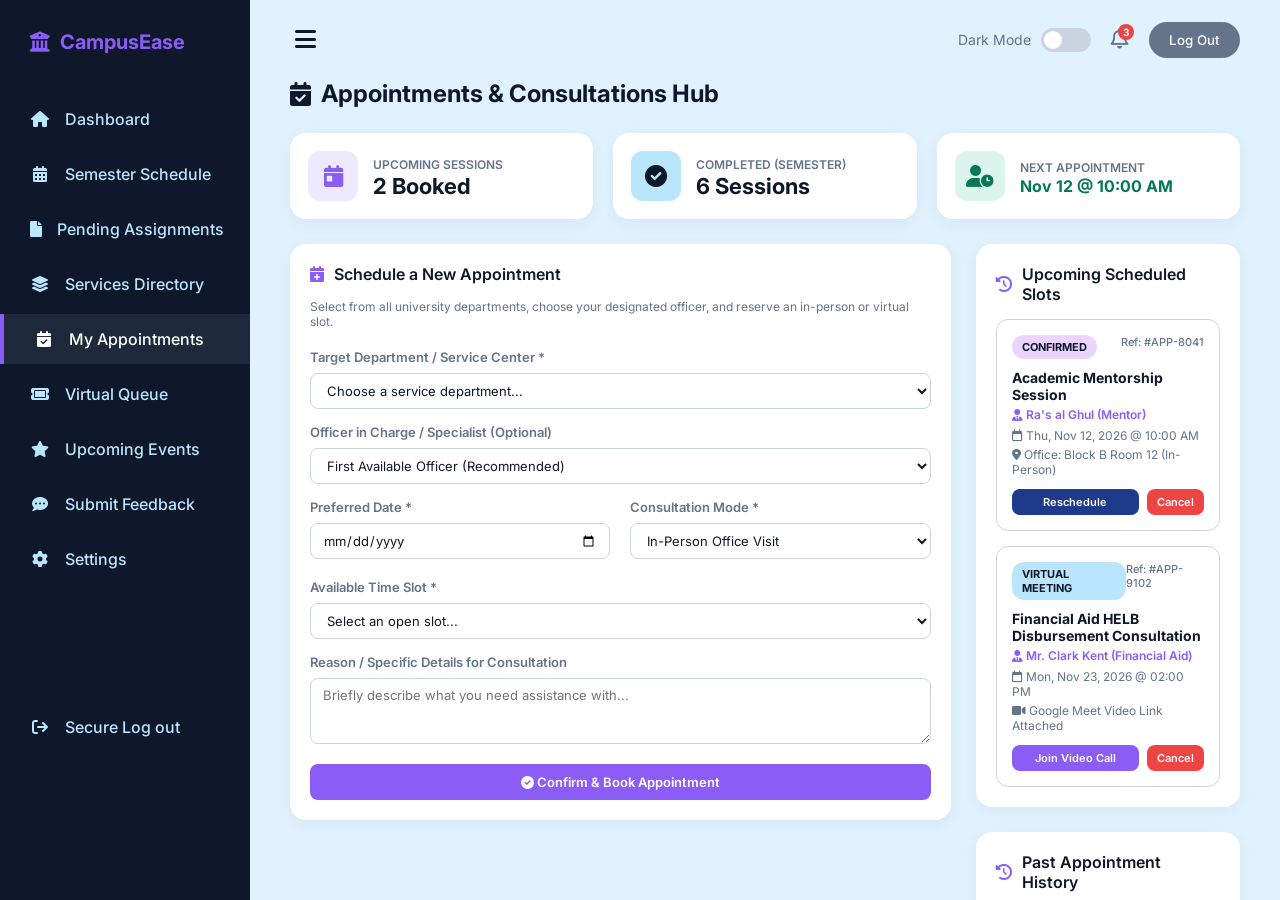
<file: appointments.html>
<!DOCTYPE html>
<html lang="en">
<head>
    <meta charset="UTF-8">
    <meta name="viewport" content="width=device-width, initial-scale=1.0">
    <title>CampusEase - Appointments</title>
    <link href="https://cdnjs.cloudflare.com/ajax/libs/font-awesome/6.0.0/css/all.min.css" rel="stylesheet">
    <link href="https://fonts.googleapis.com/css2?family=Inter:wght@300;400;500;600;700&display=swap" rel="stylesheet">
    <link rel="stylesheet" href="css/styles.css">
</head>
<body>
    <div id="sidebar-overlay" class="overlay"></div>

    <!-- Sidebar Navigation -->
    <nav class="sidebar" id="sidebar">
        <div class="logo">
            <i class="fa-solid fa-building-columns"></i>
            <a href="index.html" style="color: inherit; text-decoration: none;"><span>CampusEase</span></a>
        </div>
        <ul class="nav-links">
            <li><a href="index.html"><i class="fa-solid fa-house"></i> <span>Dashboard</span></a></li>
            <li><a href="schedule.html"><i class="fa-solid fa-calendar-days"></i> <span>Semester Schedule</span></a></li>
            <li><a href="assignments.html"><i class="fa-solid fa-file"></i> <span>Pending Assignments</span></a></li>
            <li><a href="services.html"><i class="fa-solid fa-layer-group"></i> <span>Services Directory</span></a></li>
            <li class="active"><a href="appointments.html"><i class="fa-solid fa-calendar-check"></i> <span>My Appointments</span></a></li>
            <li><a href="queue.html"><i class="fa-solid fa-ticket"></i> <span>Virtual Queue</span></a></li>
            <li><a href="events.html"><i class="fa-solid fa-star"></i> <span>Upcoming Events</span></a></li>
            <li><a href="feedback.html"><i class="fa-solid fa-comment-dots"></i> <span>Submit Feedback</span></a></li>
            <li><a href="settings.html"><i class="fa-solid fa-gear"></i> <span>Settings</span></a></li>
        </ul>
        <ul class="nav-links logout">
            <li><a href="login.html"><i class="fa-solid fa-arrow-right-from-bracket"></i> <span>Secure Log out</span></a></li>
        </ul>
    </nav>

    <!-- Main Content Area -->
    <main class="main-content">
        <header class="header">
            <div class="header-left">
                <button id="burger-btn" class="burger-btn"><i class="fa-solid fa-bars"></i></button>
            </div>
            <div class="header-right">
                <div class="theme-switch-wrapper">
                    <span>Dark Mode</span>
                    <label class="theme-switch" for="theme-toggle">
                        <input type="checkbox" id="theme-toggle">
                        <div class="slider"></div>
                    </label>
                </div>
                <div class="notification-container">
                    <i class="fa-regular fa-bell notification-bell"></i>
                    <span class="badge">3</span>
                </div>
                <button class="header-btn" onclick="window.location.href='login.html'">Log Out</button>
            </div>
        </header>

        <h2 class="page-title"><i class="fa-solid fa-calendar-check"></i> Appointments & Consultations Hub</h2>

        <!-- 1. Overview Widgets & Quick Status -->
        <div style="display: flex; gap: 20px; margin-bottom: 25px; flex-wrap: wrap;">
            <div class="card" style="flex: 1; min-width: 200px; margin-bottom: 0; padding: 18px; display: flex; align-items: center; gap: 15px;">
                <div style="width: 50px; height: 50px; border-radius: 12px; background-color: var(--accent-light); color: var(--accent-color); display: flex; align-items: center; justify-content: center; font-size: 22px;">
                    <i class="fa-solid fa-calendar-day"></i>
                </div>
                <div>
                    <span style="font-size: 12px; color: var(--text-muted); font-weight: 600; text-transform: uppercase;">Upcoming Sessions</span>
                    <h3 style="font-size: 22px; color: var(--text-main); font-weight: 700;">2 Booked</h3>
                </div>
            </div>

            <div class="card" style="flex: 1; min-width: 200px; margin-bottom: 0; padding: 18px; display: flex; align-items: center; gap: 15px;">
                <div style="width: 50px; height: 50px; border-radius: 12px; background-color: var(--pill-light-blue); color: var(--text-main); display: flex; align-items: center; justify-content: center; font-size: 22px;">
                    <i class="fa-solid fa-circle-check"></i>
                </div>
                <div>
                    <span style="font-size: 12px; color: var(--text-muted); font-weight: 600; text-transform: uppercase;">Completed (Semester)</span>
                    <h3 style="font-size: 22px; color: var(--text-main); font-weight: 700;">6 Sessions</h3>
                </div>
            </div>

            <div class="card" style="flex: 1; min-width: 200px; margin-bottom: 0; padding: 18px; display: flex; align-items: center; gap: 15px;">
                <div style="width: 50px; height: 50px; border-radius: 12px; background-color: rgba(16, 185, 129, 0.15); color: #047857; display: flex; align-items: center; justify-content: center; font-size: 22px;">
                    <i class="fa-solid fa-user-clock"></i>
                </div>
                <div>
                    <span style="font-size: 12px; color: var(--text-muted); font-weight: 600; text-transform: uppercase;">Next Appointment</span>
                    <h3 style="font-size: 16px; color: #047857; font-weight: 700;">Nov 12 @ 10:00 AM</h3>
                </div>
            </div>
        </div>

        <div class="dashboard-grid">
            
            <!-- Left Column: New Appointment Booking Form -->
            <div class="main-column">
                <div class="card">
                    <div class="card-title">
                        <i class="fa-solid fa-calendar-plus" style="color: var(--accent-color)"></i> Schedule a New Appointment
                    </div>
                    <p style="font-size: 12px; color: var(--text-muted); margin-bottom: 20px;">
                        Select from all university departments, choose your designated officer, and reserve an in-person or virtual slot.
                    </p>

                    <form onsubmit="event.preventDefault(); alert('Appointment request submitted successfully! Confirmation email sent.');">
                        <!-- Department Selection (Populated with ALL 9 Services + Academic Advising) -->
                        <div class="form-group" style="margin-bottom: 15px;">
                            <label>Target Department / Service Center *</label>
                            <select class="form-select" required>
                                <option value="" disabled selected>Choose a service department...</option>
                                <option value="registrar">Registrar's Office (Transcripts, Records & Graduation)</option>
                                <option value="financial">Financial Aid Office (Bursaries, HELB & Fee Plans)</option>
                                <option value="it">ICT Helpdesk (Hardware Support, Lab Access & Portal)</option>
                                <option value="housing">Housing & Student Dining (Hostels & Meal Cards)</option>
                                <option value="health-doc">Health & Wellness Center (Doctor Medical Consultation)</option>
                                <option value="health-counseling">Health & Wellness Center (Mental Health Counseling)</option>
                                <option value="library">University Library (Study Room & Research Assist)</option>
                                <option value="security">Campus Security & Badging (ID Replacement & Permits)</option>
                                <option value="advising">Academic Advising & Faculty Mentorship</option>
                            </select>
                        </div>

                        <!-- Designated Lead Officer Selection -->
                        <div class="form-group" style="margin-bottom: 15px;">
                            <label>Officer in Charge / Specialist (Optional)</label>
                            <select class="form-select">
                                <option value="auto">First Available Officer (Recommended)</option>
                                <option value="wanjiku">Dr. Diana Prince — Registrar</option>
                                <option value="kimani">Mr. Clark Kent — Financial Aid Head</option>
                                <option value="omondi">Eng. Victor Stone — ICT Lead</option>
                                <option value="nduta">Mrs. Selina Kyle — Housing Director</option>
                                <option value="chebet">Dr. Jane Foster — Lead Physician</option>
                                <option value="mutua">Mr. Peter Parker — Chief Librarian</option>
                                <option value="kilonzo">Major (Rtd.) James Gordon — Security Chief</option>
                                <option value="kirop">Ra's al Ghul — Academic Mentor</option>
                            </select>
                        </div>

                        <!-- Date & Mode Selection -->
                        <div class="settings-grid">
                            <div class="form-group">
                                <label>Preferred Date *</label>
                                <input type="date" class="form-select" required>
                            </div>

                            <div class="form-group">
                                <label>Consultation Mode *</label>
                                <select class="form-select" required>
                                    <option value="in-person">In-Person Office Visit</option>
                                    <option value="virtual">Virtual Video Meeting (Google Meet Link)</option>
                                </select>
                            </div>
                        </div>

                        <!-- Time Slot Selection -->
                        <div class="form-group" style="margin-bottom: 15px;">
                            <label>Available Time Slot *</label>
                            <select class="form-select" required>
                                <option value="" disabled selected>Select an open slot...</option>
                                <option value="0830">08:30 AM - 09:00 AM</option>
                                <option value="1000">10:00 AM - 10:30 AM</option>
                                <option value="1130">11:30 AM - 12:00 PM</option>
                                <option value="1400">02:00 PM - 02:30 PM</option>
                                <option value="1530">03:30 PM - 04:00 PM</option>
                            </select>
                        </div>

                        <!-- Notes / Purpose of Appointment -->
                        <div class="form-group" style="margin-bottom: 20px;">
                            <label>Reason / Specific Details for Consultation</label>
                            <textarea class="form-select" rows="3" placeholder="Briefly describe what you need assistance with..."></textarea>
                        </div>

                        <button type="submit" class="action-btn purple-btn" style="width: 100%;">
                            <i class="fa-solid fa-check-circle"></i> Confirm & Book Appointment
                        </button>
                    </form>
                </div>
            </div>

            <!-- Right Column: Scheduled & Past Appointments Management -->
            <div class="side-column">
                
                <!-- Upcoming Scheduled Appointments Card -->
                <div class="card">
                    <div class="card-title">
                        <i class="fa-solid fa-clock-rotate-left" style="color: var(--accent-color)"></i> Upcoming Scheduled Slots
                    </div>

                    <!-- Appointment Item 1 -->
                    <div style="border: 1px solid var(--border-color); border-radius: 12px; padding: 15px; margin-bottom: 15px; background-color: var(--bg-card);">
                        <div style="display: flex; justify-content: space-between; align-items: flex-start; margin-bottom: 10px;">
                            <span class="time-pill bg-purple" style="font-size: 11px; font-weight: 700;">CONFIRMED</span>
                            <span style="font-size: 11px; color: var(--text-muted); font-weight: 500;">Ref: #APP-8041</span>
                        </div>
                        <h4 style="font-size: 14px; margin-bottom: 4px; color: var(--text-main);">Academic Mentorship Session</h4>
                        <p style="font-size: 12px; color: var(--accent-color); font-weight: 600; margin-bottom: 6px;">
                            <i class="fa-solid fa-user-tie"></i> Ra's al Ghul (Mentor)
                        </p>
                        <p style="font-size: 12px; color: var(--text-muted); margin-bottom: 4px;">
                            <i class="fa-regular fa-calendar"></i> Thu, Nov 12, 2026 @ 10:00 AM
                        </p>
                        <p style="font-size: 12px; color: var(--text-muted); margin-bottom: 12px;">
                            <i class="fa-solid fa-location-dot"></i> Office: Block B Room 12 (In-Person)
                        </p>

                        <div style="display: flex; gap: 8px;">
                            <button class="action-btn navy-btn" style="flex: 1; padding: 6px 10px; font-size: 11px;" onclick="alert('Reschedule portal opened.')">Reschedule</button>
                            <button class="action-btn" style="background-color: #ef4444; padding: 6px 10px; font-size: 11px;" onclick="alert('Appointment canceled.')">Cancel</button>
                        </div>
                    </div>

                    <!-- Appointment Item 2 -->
                    <div style="border: 1px solid var(--border-color); border-radius: 12px; padding: 15px; background-color: var(--bg-card);">
                        <div style="display: flex; justify-content: space-between; align-items: flex-start; margin-bottom: 10px;">
                            <span class="time-pill bg-blue" style="font-size: 11px; font-weight: 700;">VIRTUAL MEETING</span>
                            <span style="font-size: 11px; color: var(--text-muted); font-weight: 500;">Ref: #APP-9102</span>
                        </div>
                        <h4 style="font-size: 14px; margin-bottom: 4px; color: var(--text-main);">Financial Aid HELB Disbursement Consultation</h4>
                        <p style="font-size: 12px; color: var(--accent-color); font-weight: 600; margin-bottom: 6px;">
                            <i class="fa-solid fa-user-tie"></i> Mr. Clark Kent (Financial Aid)
                        </p>
                        <p style="font-size: 12px; color: var(--text-muted); margin-bottom: 4px;">
                            <i class="fa-regular fa-calendar"></i> Mon, Nov 23, 2026 @ 02:00 PM
                        </p>
                        <p style="font-size: 12px; color: var(--text-muted); margin-bottom: 12px;">
                            <i class="fa-solid fa-video"></i> Google Meet Video Link Attached
                        </p>

                        <div style="display: flex; gap: 8px;">
                            <button class="action-btn purple-btn" style="flex: 1; padding: 6px 10px; font-size: 11px;" onclick="alert('Opening virtual meeting room...')">Join Video Call</button>
                            <button class="action-btn" style="background-color: #ef4444; padding: 6px 10px; font-size: 11px;" onclick="alert('Appointment canceled.')">Cancel</button>
                        </div>
                    </div>
                </div>

                <!-- Past Appointment History Card -->
                <div class="card">
                    <div class="card-title">
                        <i class="fa-solid fa-history" style="color: var(--accent-color)"></i> Past Appointment History
                    </div>

                    <div style="display: flex; flex-direction: column; gap: 12px;">
                        <div style="padding-bottom: 10px; border-bottom: 1px solid var(--border-color); display: flex; justify-content: space-between; align-items: center;">
                            <div>
                                <h4 style="font-size: 13px; color: var(--text-main);">ICT Hardware Checkup</h4>
                                <p style="font-size: 11px; color: var(--text-muted);">Eng. Victor Stone • Oct 28</p>
                            </div>
                            <button class="action-btn navy-btn" style="padding: 4px 10px; font-size: 10px;" onclick="window.location.href='feedback.html'">Rate</button>
                        </div>

                        <div style="padding-bottom: 10px; border-bottom: 1px solid var(--border-color); display: flex; justify-content: space-between; align-items: center;">
                            <div>
                                <h4 style="font-size: 13px; color: var(--text-main);">Medical Wellness Check</h4>
                                <p style="font-size: 11px; color: var(--text-muted);">Dr. Jane Foster • Oct 14</p>
                            </div>
                            <span class="time-pill" style="background-color: #d1fae5; color: #065f46; font-size: 10px;">COMPLETED</span>
                        </div>

                        <div style="display: flex; justify-content: space-between; align-items: center;">
                            <div>
                                <h4 style="font-size: 13px; color: var(--text-main);">Transcript Official Seal</h4>
                                <p style="font-size: 11px; color: var(--text-muted);">Dr. Diana Prince • Sep 30</p>
                            </div>
                            <span class="time-pill" style="background-color: #d1fae5; color: #065f46; font-size: 10px;">COMPLETED</span>
                        </div>
                    </div>
                </div>

            </div>
        </div>

        <!-- 3. Guidelines & Cancellation Policy Footer Card -->
        <div class="card" style="margin-top: 10px;">
            <div class="card-title"><i class="fa-solid fa-circle-info" style="color: var(--accent-color)"></i> Important Appointment Policies</div>
            <div style="display: grid; grid-template-columns: repeat(auto-fit, minmax(260px, 1fr)); gap: 20px; font-size: 12px; color: var(--text-muted); line-height: 1.6;">
                <div>
                    <h4 style="font-size: 13px; color: var(--text-main); margin-bottom: 4px;"><i class="fa-solid fa-id-card" style="color: var(--accent-color);"></i> Required Check-In Documents</h4>
                    <p>Please present your physical or digital CampusEase Student ID when arriving at any officer's office for check-in.</p>
                </div>
                <div>
                    <h4 style="font-size: 13px; color: var(--text-main); margin-bottom: 4px;"><i class="fa-solid fa-hourglass-half" style="color: var(--accent-color);"></i> Rescheduling Policy</h4>
                    <p>Appointments can be rescheduled or canceled free of penalty up to <strong>1 hour</strong> prior to the designated start time.</p>
                </div>
                <div>
                    <h4 style="font-size: 13px; color: var(--text-main); margin-bottom: 4px;"><i class="fa-solid fa-video" style="color: var(--accent-color);"></i> Virtual Meeting Protocols</h4>
                    <p>Video meeting links activate 5 minutes before your scheduled slot. Ensure your university email account is active.</p>
                </div>
            </div>
        </div>

    </main>

    <script src="js/script.js"></script>
</body>
</html>
</file>
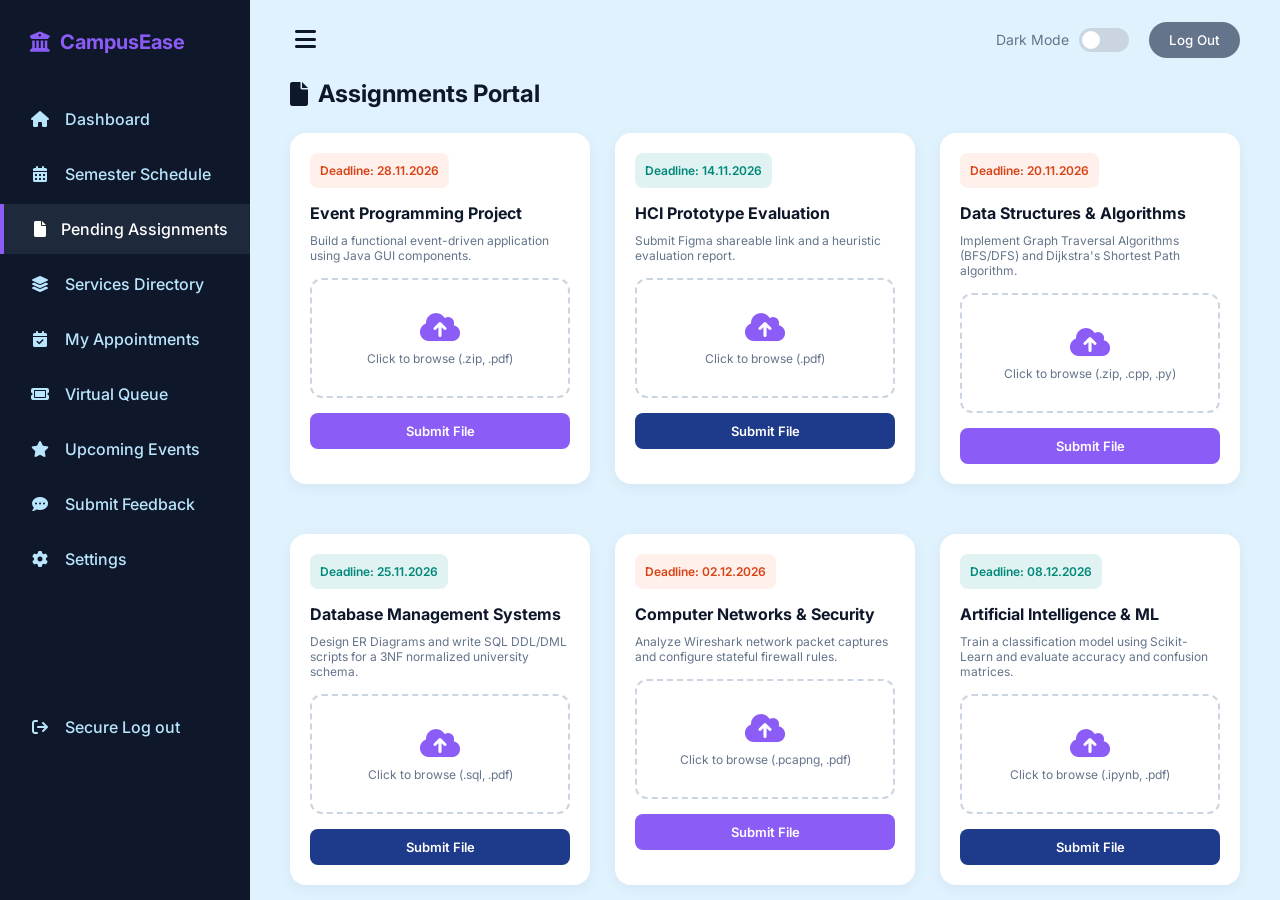
<file: assignments.html>
<!DOCTYPE html>
<html lang="en">
<head>
    <meta charset="UTF-8">
    <meta name="viewport" content="width=device-width, initial-scale=1.0">
    <title>CampusEase - Assignments</title>
    <link href="https://cdnjs.cloudflare.com/ajax/libs/font-awesome/6.0.0/css/all.min.css" rel="stylesheet">
    <link href="https://fonts.googleapis.com/css2?family=Inter:wght@300;400;500;600;700&display=swap" rel="stylesheet">
    <link rel="stylesheet" href="css/styles.css">
</head>
<body>
    <div id="sidebar-overlay" class="overlay"></div>

    <nav class="sidebar" id="sidebar">
        <div class="logo"><i class="fa-solid fa-building-columns"></i><a href="index.html" style="color: inherit; text-decoration: none;"><span>CampusEase</span></a></div>
        <ul class="nav-links">
            <li><a href="index.html"><i class="fa-solid fa-house"></i> <span>Dashboard</span></a></li>
            <li><a href="schedule.html"><i class="fa-solid fa-calendar-days"></i> <span>Semester Schedule</span></a></li>
            <li class="active"><a href="assignments.html"><i class="fa-solid fa-file"></i> <span>Pending Assignments</span></a></li>
            <li><a href="services.html"><i class="fa-solid fa-layer-group"></i> <span>Services Directory</span></a></li>
            <li><a href="appointments.html"><i class="fa-solid fa-calendar-check"></i> <span>My Appointments</span></a></li>
            <li><a href="queue.html"><i class="fa-solid fa-ticket"></i> <span>Virtual Queue</span></a></li>
            <li><a href="events.html"><i class="fa-solid fa-star"></i> <span>Upcoming Events</span></a></li>
            <li><a href="feedback.html"><i class="fa-solid fa-comment-dots"></i> <span>Submit Feedback</span></a></li>
            <li><a href="settings.html"><i class="fa-solid fa-gear"></i> <span>Settings</span></a></li>
        </ul>
        <ul class="nav-links logout"><li><a href="login.html"><i class="fa-solid fa-arrow-right-from-bracket"></i> <span>Secure Log out</span></a></li></ul>
    </nav>

    <main class="main-content">
        <header class="header">
            <div class="header-left"><button id="burger-btn" class="burger-btn"><i class="fa-solid fa-bars"></i></button></div>
            <div class="header-right">
                <div class="theme-switch-wrapper"><span>Dark Mode</span><label class="theme-switch" for="theme-toggle"><input type="checkbox" id="theme-toggle"><div class="slider"></div></label></div>
                <button class="header-btn" onclick="window.location.href='login.html'">Log Out</button>
            </div>
        </header>

        <h2 class="page-title"><i class="fa-solid fa-file"></i> Assignments Portal</h2>
        
        <div class="full-grid-3">
            <!-- Assignment 1 -->
            <div class="card">
                <div class="task-date purple-variant" style="width: max-content; margin-bottom: 15px;">Deadline: 28.11.2026</div>
                <h4>Event Programming Project</h4>
                <p style="font-size: 12px; color: var(--text-muted); margin: 10px 0;">Build a functional event-driven application using Java GUI components.</p>
                <label class="file-upload-box">
                    <input type="file" />
                    <span class="file-upload-label"><i class="fa-solid fa-cloud-arrow-up"></i> Click to browse (.zip, .pdf)</span>
                </label>
                <button class="action-btn purple-btn" style="width: 100%; margin-top: 15px;" onclick="alert('Assignment Submitted!')">Submit File</button>
            </div>

            <!-- Assignment 2 -->
            <div class="card">
                <div class="task-date" style="width: max-content; margin-bottom: 15px;">Deadline: 14.11.2026</div>
                <h4>HCI Prototype Evaluation</h4>
                <p style="font-size: 12px; color: var(--text-muted); margin: 10px 0;">Submit Figma shareable link and a heuristic evaluation report.</p>
                <label class="file-upload-box">
                    <input type="file" />
                    <span class="file-upload-label"><i class="fa-solid fa-cloud-arrow-up"></i> Click to browse (.pdf)</span>
                </label>
                <button class="action-btn navy-btn" style="width: 100%; margin-top: 15px;" onclick="alert('Assignment Submitted!')">Submit File</button>
            </div>

            <!-- Assignment 3: Data Structures & Algorithms -->
            <div class="card">
                <div class="task-date purple-variant" style="width: max-content; margin-bottom: 15px;">Deadline: 20.11.2026</div>
                <h4>Data Structures & Algorithms</h4>
                <p style="font-size: 12px; color: var(--text-muted); margin: 10px 0;">Implement Graph Traversal Algorithms (BFS/DFS) and Dijkstra's Shortest Path algorithm.</p>
                <label class="file-upload-box">
                    <input type="file" />
                    <span class="file-upload-label"><i class="fa-solid fa-cloud-arrow-up"></i> Click to browse (.zip, .cpp, .py)</span>
                </label>
                <button class="action-btn purple-btn" style="width: 100%; margin-top: 15px;" onclick="alert('Assignment Submitted!')">Submit File</button>
            </div>

            <!-- Assignment 4: Database Management Systems -->
            <div class="card">
                <div class="task-date" style="width: max-content; margin-bottom: 15px;">Deadline: 25.11.2026</div>
                <h4>Database Management Systems</h4>
                <p style="font-size: 12px; color: var(--text-muted); margin: 10px 0;">Design ER Diagrams and write SQL DDL/DML scripts for a 3NF normalized university schema.</p>
                <label class="file-upload-box">
                    <input type="file" />
                    <span class="file-upload-label"><i class="fa-solid fa-cloud-arrow-up"></i> Click to browse (.sql, .pdf)</span>
                </label>
                <button class="action-btn navy-btn" style="width: 100%; margin-top: 15px;" onclick="alert('Assignment Submitted!')">Submit File</button>
            </div>

            <!-- Assignment 5: Computer Networks & Security -->
            <div class="card">
                <div class="task-date purple-variant" style="width: max-content; margin-bottom: 15px;">Deadline: 02.12.2026</div>
                <h4>Computer Networks & Security</h4>
                <p style="font-size: 12px; color: var(--text-muted); margin: 10px 0;">Analyze Wireshark network packet captures and configure stateful firewall rules.</p>
                <label class="file-upload-box">
                    <input type="file" />
                    <span class="file-upload-label"><i class="fa-solid fa-cloud-arrow-up"></i> Click to browse (.pcapng, .pdf)</span>
                </label>
                <button class="action-btn purple-btn" style="width: 100%; margin-top: 15px;" onclick="alert('Assignment Submitted!')">Submit File</button>
            </div>

            <!-- Assignment 6: Artificial Intelligence & Machine Learning -->
            <div class="card">
                <div class="task-date" style="width: max-content; margin-bottom: 15px;">Deadline: 08.12.2026</div>
                <h4>Artificial Intelligence & ML</h4>
                <p style="font-size: 12px; color: var(--text-muted); margin: 10px 0;">Train a classification model using Scikit-Learn and evaluate accuracy and confusion matrices.</p>
                <label class="file-upload-box">
                    <input type="file" />
                    <span class="file-upload-label"><i class="fa-solid fa-cloud-arrow-up"></i> Click to browse (.ipynb, .pdf)</span>
                </label>
                <button class="action-btn navy-btn" style="width: 100%; margin-top: 15px;" onclick="alert('Assignment Submitted!')">Submit File</button>
            </div>

            <!-- Assignment 7: Web Application Development -->
            <div class="card">
                <div class="task-date purple-variant" style="width: max-content; margin-bottom: 15px;">Deadline: 15.12.2026</div>
                <h4>Web Application Development</h4>
                <p style="font-size: 12px; color: var(--text-muted); margin: 10px 0;">Develop a RESTful API using Node.js/Express and integrate JWT user authentication.</p>
                <label class="file-upload-box">
                    <input type="file" />
                    <span class="file-upload-label"><i class="fa-solid fa-cloud-arrow-up"></i> Click to browse (.zip)</span>
                </label>
                <button class="action-btn purple-btn" style="width: 100%; margin-top: 15px;" onclick="alert('Assignment Submitted!')">Submit File</button>
            </div>
        </div>
    </main>
    <script src="js/script.js"></script>
</body>
</html>
</file>
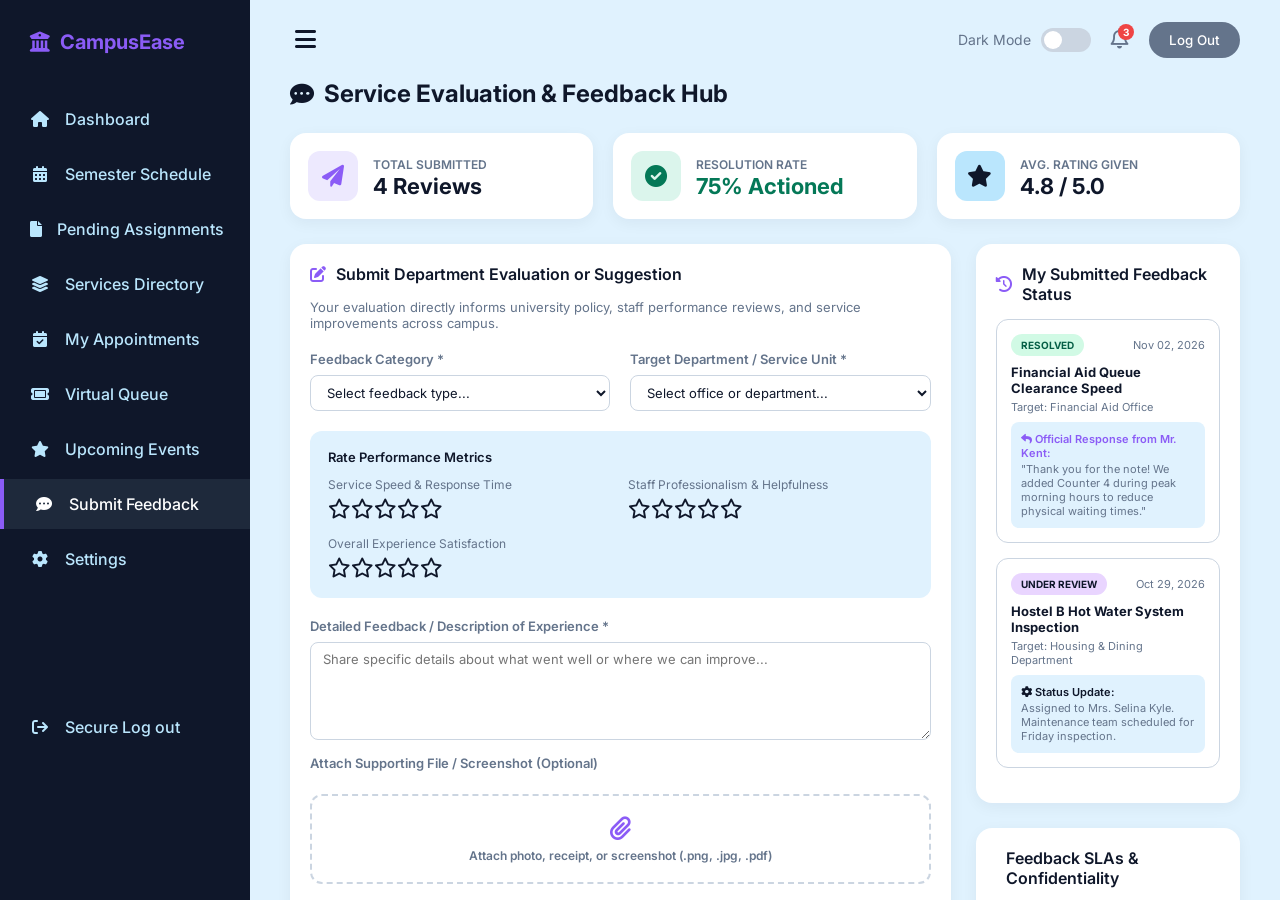
<file: feedback.html>
<!DOCTYPE html>
<html lang="en">
<head>
    <meta charset="UTF-8">
    <meta name="viewport" content="width=device-width, initial-scale=1.0">
    <title>CampusEase - Submit Feedback</title>
    <link href="https://cdnjs.cloudflare.com/ajax/libs/font-awesome/6.0.0/css/all.min.css" rel="stylesheet">
    <link href="https://fonts.googleapis.com/css2?family=Inter:wght@300;400;500;600;700&display=swap" rel="stylesheet">
    <link rel="stylesheet" href="css/styles.css">
</head>
<body>
    <div id="sidebar-overlay" class="overlay"></div>

    <!-- Sidebar Navigation -->
    <nav class="sidebar" id="sidebar">
        <div class="logo">
            <i class="fa-solid fa-building-columns"></i>
            <a href="index.html" style="color: inherit; text-decoration: none;"><span>CampusEase</span></a>
        </div>
        <ul class="nav-links">
            <li><a href="index.html"><i class="fa-solid fa-house"></i> <span>Dashboard</span></a></li>
            <li><a href="schedule.html"><i class="fa-solid fa-calendar-days"></i> <span>Semester Schedule</span></a></li>
            <li><a href="assignments.html"><i class="fa-solid fa-file"></i> <span>Pending Assignments</span></a></li>
            <li><a href="services.html"><i class="fa-solid fa-layer-group"></i> <span>Services Directory</span></a></li>
            <li><a href="appointments.html"><i class="fa-solid fa-calendar-check"></i> <span>My Appointments</span></a></li>
            <li><a href="queue.html"><i class="fa-solid fa-ticket"></i> <span>Virtual Queue</span></a></li>
            <li><a href="events.html"><i class="fa-solid fa-star"></i> <span>Upcoming Events</span></a></li>
            <li class="active"><a href="feedback.html"><i class="fa-solid fa-comment-dots"></i> <span>Submit Feedback</span></a></li>
            <li><a href="settings.html"><i class="fa-solid fa-gear"></i> <span>Settings</span></a></li>
        </ul>
        <ul class="nav-links logout">
            <li><a href="login.html"><i class="fa-solid fa-arrow-right-from-bracket"></i> <span>Secure Log out</span></a></li>
        </ul>
    </nav>

    <!-- Main Content Area -->
    <main class="main-content">
        <header class="header">
            <div class="header-left">
                <button id="burger-btn" class="burger-btn"><i class="fa-solid fa-bars"></i></button>
            </div>
            <div class="header-right">
                <div class="theme-switch-wrapper">
                    <span>Dark Mode</span>
                    <label class="theme-switch" for="theme-toggle">
                        <input type="checkbox" id="theme-toggle">
                        <div class="slider"></div>
                    </label>
                </div>
                <div class="notification-container">
                    <i class="fa-regular fa-bell notification-bell"></i>
                    <span class="badge">3</span>
                </div>
                <button class="header-btn" onclick="window.location.href='login.html'">Log Out</button>
            </div>
        </header>

        <h2 class="page-title"><i class="fa-solid fa-comment-dots"></i> Service Evaluation & Feedback Hub</h2>

        <!-- 1. Feedback KPI Summary Widgets -->
        <div style="display: flex; gap: 20px; margin-bottom: 25px; flex-wrap: wrap;">
            <div class="card" style="flex: 1; min-width: 200px; margin-bottom: 0; padding: 18px; display: flex; align-items: center; gap: 15px;">
                <div style="width: 50px; height: 50px; border-radius: 12px; background-color: var(--accent-light); color: var(--accent-color); display: flex; align-items: center; justify-content: center; font-size: 22px;">
                    <i class="fa-solid fa-paper-plane"></i>
                </div>
                <div>
                    <span style="font-size: 12px; color: var(--text-muted); font-weight: 600; text-transform: uppercase;">Total Submitted</span>
                    <h3 style="font-size: 22px; color: var(--text-main); font-weight: 700;">4 Reviews</h3>
                </div>
            </div>

            <div class="card" style="flex: 1; min-width: 200px; margin-bottom: 0; padding: 18px; display: flex; align-items: center; gap: 15px;">
                <div style="width: 50px; height: 50px; border-radius: 12px; background-color: rgba(16, 185, 129, 0.15); color: #047857; display: flex; align-items: center; justify-content: center; font-size: 22px;">
                    <i class="fa-solid fa-circle-check"></i>
                </div>
                <div>
                    <span style="font-size: 12px; color: var(--text-muted); font-weight: 600; text-transform: uppercase;">Resolution Rate</span>
                    <h3 style="font-size: 22px; color: #047857; font-weight: 700;">75% Actioned</h3>
                </div>
            </div>

            <div class="card" style="flex: 1; min-width: 200px; margin-bottom: 0; padding: 18px; display: flex; align-items: center; gap: 15px;">
                <div style="width: 50px; height: 50px; border-radius: 12px; background-color: var(--pill-light-blue); color: var(--text-main); display: flex; align-items: center; justify-content: center; font-size: 22px;">
                    <i class="fa-solid fa-star"></i>
                </div>
                <div>
                    <span style="font-size: 12px; color: var(--text-muted); font-weight: 600; text-transform: uppercase;">Avg. Rating Given</span>
                    <h3 style="font-size: 22px; color: var(--text-main); font-weight: 700;">4.8 / 5.0</h3>
                </div>
            </div>
        </div>

        <div class="dashboard-grid">
            
            <!-- Left Column: Primary Feedback Submission Form & Community Impact Wall -->
            <div class="main-column">
                
                <!-- Detailed Submission Form Card -->
                <div class="card">
                    <div class="card-title">
                        <i class="fa-solid fa-pen-to-square" style="color: var(--accent-color)"></i> Submit Department Evaluation or Suggestion
                    </div>
                    <p style="font-size: 13px; color: var(--text-muted); margin-bottom: 20px;">
                        Your evaluation directly informs university policy, staff performance reviews, and service improvements across campus.
                    </p>

                    <form onsubmit="event.preventDefault(); alert('Thank you! Your feedback has been submitted to administration.');">
                        
                        <!-- Feedback Type & Department Selection -->
                        <div class="settings-grid">
                            <div class="form-group">
                                <label>Feedback Category *</label>
                                <select class="form-select" required>
                                    <option value="" disabled selected>Select feedback type...</option>
                                    <option value="service">Administrative Service Evaluation</option>
                                    <option value="academic">Course & Lecturer Feedback</option>
                                    <option value="facility">Campus Facilities & Infrastructure</option>
                                    <option value="tech">CampusEase Portal & Wi-Fi Tech Issue</option>
                                    <option value="suggestion">General Improvement Suggestion</option>
                                    <option value="grievance">Formal Complaint / Escalation</option>
                                </select>
                            </div>

                            <div class="form-group">
                                <label>Target Department / Service Unit *</label>
                                <select class="form-select" required>
                                    <option value="" disabled selected>Select office or department...</option>
                                    <option value="registrar">Registrar's Office (Dr. Diana Prince)</option>
                                    <option value="financial">Financial Aid Office (Mr. Clark Kent)</option>
                                    <option value="it">ICT Helpdesk (Eng. Victor Stone)</option>
                                    <option value="housing">Housing & Dining (Mrs. Selina Kyle)</option>
                                    <option value="health">Health & Wellness (Dr. Jane Foster)</option>
                                    <option value="library">University Library (Mr. Peter Parker)</option>
                                    <option value="career">Career & Placement (Ms. Pepper Potts)</option>
                                    <option value="security">Campus Security (Major Rtd. James Gordon)</option>
                                    <option value="faculty">Faculty of Computing & Applied Sciences</option>
                                </select>
                            </div>
                        </div>

                        <!-- Multi-Metric HCI Star Rating Section -->
                        <div style="background-color: var(--bg-body); padding: 18px; border-radius: 12px; margin-bottom: 20px;">
                            <h4 style="font-size: 13px; color: var(--text-main); margin-bottom: 12px; font-weight: 600;">Rate Performance Metrics</h4>
                            
                            <div style="display: grid; grid-template-columns: repeat(auto-fit, minmax(220px, 1fr)); gap: 15px;">
                                <div>
                                    <label style="font-size: 12px; color: var(--text-muted); display: block; margin-bottom: 5px;">Service Speed & Response Time</label>
                                    <div class="star-rating" style="font-size: 20px;">
                                        <i class="fa-regular fa-star"></i><i class="fa-regular fa-star"></i><i class="fa-regular fa-star"></i><i class="fa-regular fa-star"></i><i class="fa-regular fa-star"></i>
                                    </div>
                                </div>

                                <div>
                                    <label style="font-size: 12px; color: var(--text-muted); display: block; margin-bottom: 5px;">Staff Professionalism & Helpfulness</label>
                                    <div class="star-rating" style="font-size: 20px;">
                                        <i class="fa-regular fa-star"></i><i class="fa-regular fa-star"></i><i class="fa-regular fa-star"></i><i class="fa-regular fa-star"></i><i class="fa-regular fa-star"></i>
                                    </div>
                                </div>

                                <div>
                                    <label style="font-size: 12px; color: var(--text-muted); display: block; margin-bottom: 5px;">Overall Experience Satisfaction</label>
                                    <div class="star-rating" style="font-size: 20px;">
                                        <i class="fa-regular fa-star"></i><i class="fa-regular fa-star"></i><i class="fa-regular fa-star"></i><i class="fa-regular fa-star"></i><i class="fa-regular fa-star"></i>
                                    </div>
                                </div>
                            </div>
                        </div>

                        <!-- Detailed Feedback Text Area -->
                        <div class="form-group" style="margin-bottom: 15px;">
                            <label>Detailed Feedback / Description of Experience *</label>
                            <textarea class="form-select" rows="5" placeholder="Share specific details about what went well or where we can improve..." required></textarea>
                        </div>

                        <!-- Optional Screenshot / File Attachment -->
                        <div class="form-group" style="margin-bottom: 20px;">
                            <label>Attach Supporting File / Screenshot (Optional)</label>
                            <label class="file-upload-box" style="min-height: 90px; padding: 15px;">
                                <input type="file" />
                                <span class="file-upload-label">
                                    <i class="fa-solid fa-paperclip" style="font-size: 24px;"></i>
                                    <span>Attach photo, receipt, or screenshot (.png, .jpg, .pdf)</span>
                                </span>
                            </label>
                        </div>

                        <!-- Anonymous Toggle Option -->
                        <div class="setting-toggle-row" style="margin-bottom: 25px; border-top: 1px solid var(--border-color); padding-top: 15px;">
                            <div>
                                <p style="font-size: 13px; font-weight: 600;">Submit Anonymously</p>
                                <span style="font-size: 11px; color: var(--text-muted);">Hides your name and Student ID from department heads</span>
                            </div>
                            <label class="theme-switch"><input type="checkbox"><div class="slider"></div></label>
                        </div>

                        <button type="submit" class="action-btn purple-btn" style="width: 100%; font-size: 14px; padding: 12px;">
                            <i class="fa-solid fa-paper-plane"></i> Submit Evaluation
                        </button>
                    </form>
                </div>

                <!-- Community Impact Wall: "You Said, We Did" -->
                <div class="card">
                    <div class="card-title">
                        <i class="fa-solid fa-bullhorn" style="color: var(--accent-color)"></i> You Said, We Did: Student Feedback in Action
                    </div>
                    <p style="font-size: 12px; color: var(--text-muted); margin-bottom: 18px;">
                        Recent tangible campus upgrades driven directly by student evaluation submissions:
                    </p>

                    <div style="display: flex; flex-direction: column; gap: 15px;">
                        <div style="background-color: var(--accent-light); padding: 14px; border-radius: 12px; border-left: 4px solid var(--accent-color);">
                            <div style="display: flex; justify-content: space-between; align-items: center; margin-bottom: 4px;">
                                <strong style="font-size: 13px; color: var(--text-main);">ICT Wi-Fi Upgrades</strong>
                                <span class="time-pill bg-purple" style="font-size: 10px;">OCTOBER 2026</span>
                            </div>
                            <p style="font-size: 12px; color: var(--text-muted); margin-bottom: 6px;"><strong>You Said:</strong> "Wi-Fi signals drop frequently during afternoon CS practical labs."</p>
                            <p style="font-size: 12px; color: var(--text-main);"><strong>We Did:</strong> ICT Helpdesk under Eng. Stone installed 4 high-capacity enterprise Access Points in Block B.</p>
                        </div>

                        <div style="background-color: var(--pill-light-blue); padding: 14px; border-radius: 12px; border-left: 4px solid #0369a1;">
                            <div style="display: flex; justify-content: space-between; align-items: center; margin-bottom: 4px;">
                                <strong style="font-size: 13px; color: var(--text-main);">Extended Library Hours for Exam Revisions</strong>
                                <span class="time-pill bg-blue" style="font-size: 10px;">SEPTEMBER 2026</span>
                            </div>
                            <p style="font-size: 12px; color: var(--text-muted); margin-bottom: 6px;"><strong>You Said:</strong> "Library closes too early at 8:00 PM during project submission weeks."</p>
                            <p style="font-size: 12px; color: var(--text-main);"><strong>We Did:</strong> Library Services extended opening hours to 11:00 PM on weekdays with reserved quiet study labs.</p>
                        </div>
                    </div>
                </div>

            </div>

            <!-- Right Column: My Past Feedback Tracker & SLA Information -->
            <div class="side-column">
                
                <!-- Live Feedback Status Tracker Card -->
                <div class="card">
                    <div class="card-title">
                        <i class="fa-solid fa-clock-rotate-left" style="color: var(--accent-color)"></i> My Submitted Feedback Status
                    </div>

                    <!-- Submission Item 1 -->
                    <div style="border: 1px solid var(--border-color); border-radius: 12px; padding: 14px; margin-bottom: 15px; background-color: var(--bg-card);">
                        <div style="display: flex; justify-content: space-between; align-items: center; margin-bottom: 8px;">
                            <span class="time-pill" style="background-color: #d1fae5; color: #065f46; font-size: 10px; font-weight: 700;">RESOLVED</span>
                            <span style="font-size: 11px; color: var(--text-muted);">Nov 02, 2026</span>
                        </div>
                        <h4 style="font-size: 13px; margin-bottom: 4px; color: var(--text-main);">Financial Aid Queue Clearance Speed</h4>
                        <p style="font-size: 11px; color: var(--text-muted); margin-bottom: 8px;">Target: Financial Aid Office</p>
                        
                        <div style="background-color: var(--bg-body); padding: 10px; border-radius: 8px; font-size: 11px; color: var(--text-main); margin-top: 8px;">
                            <p style="font-weight: 600; color: var(--accent-color); margin-bottom: 2px;"><i class="fa-solid fa-reply"></i> Official Response from Mr. Kent:</p>
                            <p style="color: var(--text-muted); font-size: 11px;">"Thank you for the note! We added Counter 4 during peak morning hours to reduce physical waiting times."</p>
                        </div>
                    </div>

                    <!-- Submission Item 2 -->
                    <div style="border: 1px solid var(--border-color); border-radius: 12px; padding: 14px; margin-bottom: 15px; background-color: var(--bg-card);">
                        <div style="display: flex; justify-content: space-between; align-items: center; margin-bottom: 8px;">
                            <span class="time-pill bg-purple" style="font-size: 10px; font-weight: 700;">UNDER REVIEW</span>
                            <span style="font-size: 11px; color: var(--text-muted);">Oct 29, 2026</span>
                        </div>
                        <h4 style="font-size: 13px; margin-bottom: 4px; color: var(--text-main);">Hostel B Hot Water System Inspection</h4>
                        <p style="font-size: 11px; color: var(--text-muted); margin-bottom: 8px;">Target: Housing & Dining Department</p>
                        
                        <div style="background-color: var(--bg-body); padding: 10px; border-radius: 8px; font-size: 11px; color: var(--text-main); margin-top: 8px;">
                            <p style="font-weight: 600; color: var(--text-main); margin-bottom: 2px;"><i class="fa-solid fa-gear"></i> Status Update:</p>
                            <p style="color: var(--text-muted); font-size: 11px;">Assigned to Mrs. Selina Kyle. Maintenance team scheduled for Friday inspection.</p>
                        </div>
                    </div>
                </div>

                <!-- Feedback Policy & SLA Guarantee Card -->
                <div class="card">
                    <div class="card-title">
                        <i class="fa-solid fa-shield-halved" style="color: var(--accent-color)"></i> Feedback SLAs & Confidentiality
                    </div>
                    
                    <div style="display: flex; flex-direction: column; gap: 14px; font-size: 12px; color: var(--text-muted); line-height: 1.5;">
                        <div style="display: flex; gap: 10px;">
                            <i class="fa-solid fa-clock" style="color: var(--accent-color); font-size: 16px; margin-top: 2px;"></i>
                            <div>
                                <strong style="color: var(--text-main);">48-Hour Response SLA:</strong>
                                <p>All non-anonymous feedback receives an official administrative reply within 2 business days.</p>
                            </div>
                        </div>

                        <div style="display: flex; gap: 10px;">
                            <i class="fa-solid fa-user-shield" style="color: var(--accent-color); font-size: 16px; margin-top: 2px;"></i>
                            <div>
                                <strong style="color: var(--text-main);">Non-Retaliation Protection:</strong>
                                <p>CampusEase enforces strict protection policies for academic and service evaluations.</p>
                            </div>
                        </div>

                        <div style="display: flex; gap: 10px;">
                            <i class="fa-solid fa-envelope-open-text" style="color: var(--accent-color); font-size: 16px; margin-top: 2px;"></i>
                            <div>
                                <strong style="color: var(--text-main);">Direct Dean Escalation:</strong>
                                <p>Urgent grievances can be routed directly to the Dean of Students at <code>dean@university.ac.ke</code>.</p>
                            </div>
                        </div>
                    </div>
                </div>

            </div>
        </div>

    </main>

    <script src="js/script.js"></script>
</body>
</html>
</file>
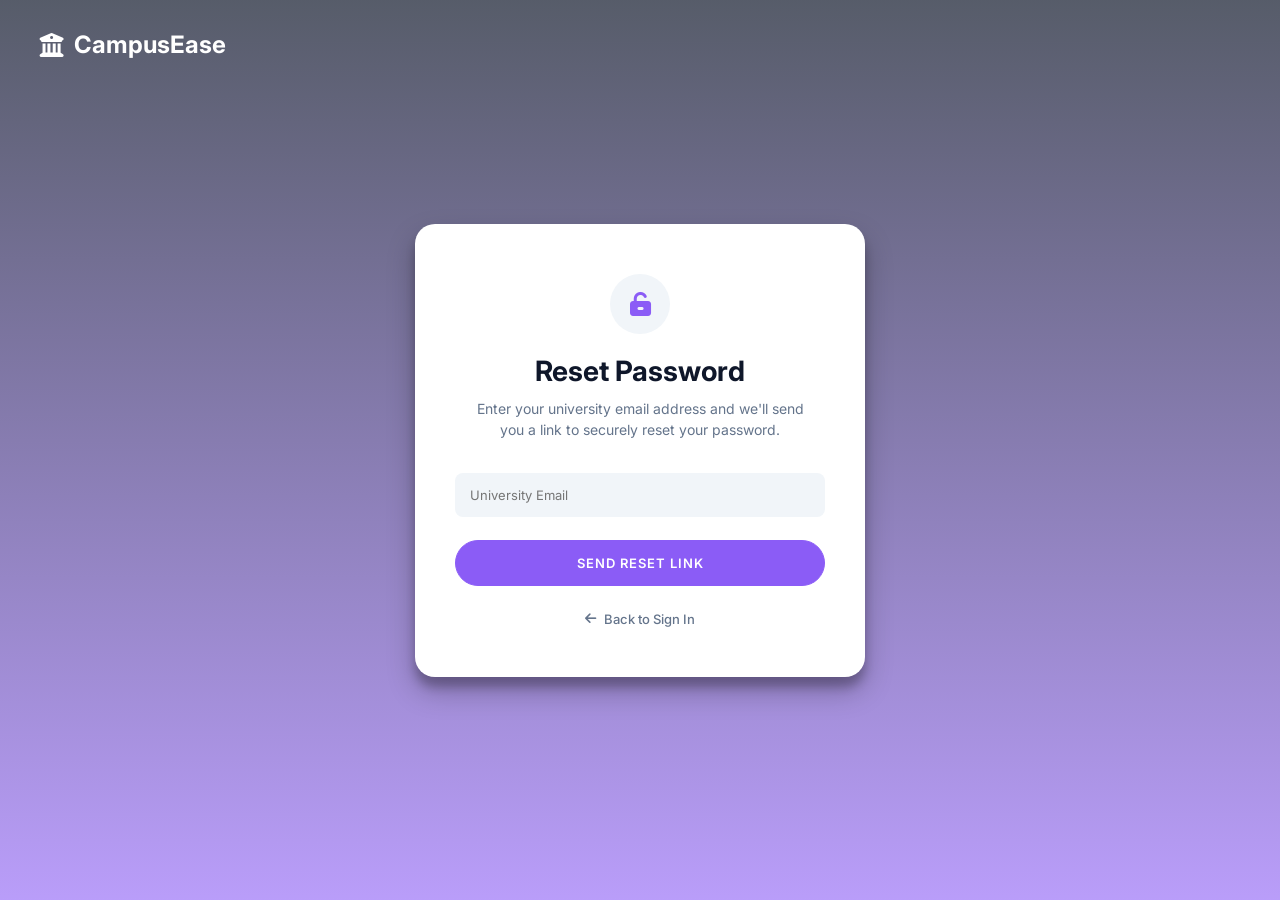
<file: forgot-password.html>
<!DOCTYPE html>
<html lang="en">
<head>
    <meta charset="UTF-8">
    <meta name="viewport" content="width=device-width, initial-scale=1.0">
    <title>CampusEase - Forgot Password</title>
    
    <!-- External Font and Icon Libraries -->
    <link href="https://cdnjs.cloudflare.com/ajax/libs/font-awesome/6.0.0/css/all.min.css" rel="stylesheet">
    <link href="https://fonts.googleapis.com/css2?family=Inter:wght@300;400;500;600;700&display=swap" rel="stylesheet">
    
    <!-- Link to external CSS file -->
    <link rel="stylesheet" href="css/forgot-styles.css">
</head>
<body>

    <!-- Main Branding -->
    <h2 class="logo">
        <i class="fa-solid fa-building-columns"></i>
        CampusEase
    </h2>

    <div class="forgot-container">
        <form action="login.html">
            <div class="icon-header">
                <i class="fa-solid fa-unlock-keyhole"></i>
            </div>
            <h1>Reset Password</h1>
            <span>Enter your university email address and we'll send you a link to securely reset your password.</span>
            
            <input type="email" placeholder="University Email" required />
            
            <!-- In a real app, this would trigger a backend function. Here it redirects for visual testing -->
            <button type="button" onclick="alert('Reset link sent to your email!'); window.location.href='login.html'">Send Reset Link</button>
            
            <a href="login.html" class="back-link">
                <i class="fa-solid fa-arrow-left"></i> Back to Sign In
            </a>
        </form>
    </div>

</body>
</html>
</file>
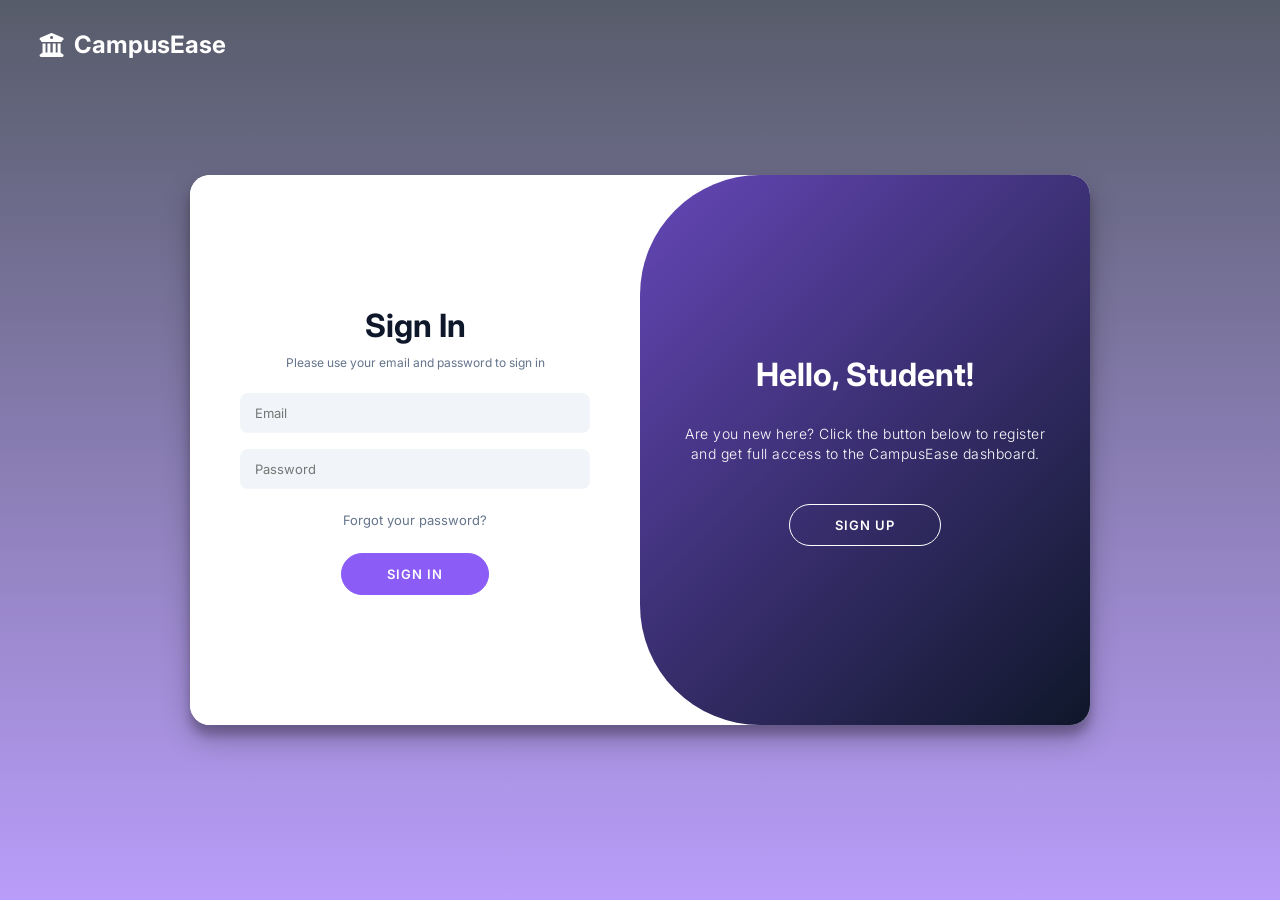
<file: login.html>
<!DOCTYPE html>
<html lang="en">
<head>
    <meta charset="UTF-8">
    <meta name="viewport" content="width=device-width, initial-scale=1.0">
    <title>CampusEase - Login</title>
    
    <!-- External Font and Icon Libraries -->
    <link href="https://cdnjs.cloudflare.com/ajax/libs/font-awesome/6.0.0/css/all.min.css" rel="stylesheet">
    <link href="https://fonts.googleapis.com/css2?family=Inter:wght@300;400;500;600;700&display=swap" rel="stylesheet">
    
    <!-- Link to external CSS file -->
    <link rel="stylesheet" href="css/login.css">
</head>
<body>

    <!-- Main Branding outside the box -->
    <h2 class="logo">
        <i class="fa-solid fa-building-columns"></i>
        CampusEase
    </h2>

    <div class="container" id="container">
        
        <!-- Sign Up Form (Hidden by default) -->
        <!-- Sign Up Form -->
<div class="form-container sign-up-container">
    <form action="#">
        <h1>Create Account</h1>
        <span>Please use your university email for registration</span>
        <input type="text" placeholder="Full Name" required />
        <input type="text" placeholder="Student/Staff ID" required />
        <input type="email" placeholder="University Email" required />
        <input type="password" placeholder="Password" required />
        <select required>
            <option value="" disabled selected>Select Role...</option>
            <option value="student">Student</option>
            <option value="staff">Administrative Staff</option>
        </select>

        <!-- Terms and Conditions Checkbox (Opens Modal on Same Page) -->
        <div class="terms-container">
            <input type="checkbox" id="terms-checkbox" required />
            <label for="terms-checkbox">
                I agree to the <a href="javascript:void(0)" onclick="openTermsModal()">Terms and Conditions</a>
            </label>
        </div>

        <button type="button" onclick="handleSignUp()">Sign Up</button>
    </form>
</div>

<!-- Same-Page Terms & Conditions Modal Overlay -->
<div id="terms-modal" class="modal-backdrop" style="display: none;">
    <div class="modal-card">
        <div class="terms-header">
            <h1>
                <i class="fa-solid fa-file-contract" style="color: var(--accent-color, #8b5cf6);"></i>
                Terms & Conditions
            </h1>
            <button class="modal-close-btn" onclick="closeTermsModal()">&times;</button>
        </div>

        <div class="terms-content">
            <p><strong>Effective Date:</strong> November 10, 2026</p>
            <p>Welcome to <strong>CampusEase</strong>, the official smart administrative services and student portal for Riara University. By creating an account or accessing our services, you agree to comply with and be bound by the following Terms and Conditions.</p>

            <h3><i class="fa-solid fa-user-shield" style="color: var(--accent-color, #8b5cf6);"></i> 1. Account Responsibilities</h3>
            <p>To access CampusEase, you must be a registered student, faculty member, or administrative staff member with valid university credentials.</p>
            <ul>
                <li>You are responsible for maintaining the confidentiality of your login password and account credentials.</li>
                <li>You agree not to share your account access with unauthorized third parties.</li>
                <li>Any administrative requests, queue reservations, or assignment submissions made through your account are deemed to be submitted by you.</li>
            </ul>

            <h3><i class="fa-solid fa-ticket" style="color: var(--accent-color, #8b5cf6);"></i> 2. Virtual Queue & Appointment Policies</h3>
            <p>CampusEase provides remote queuing and administrative appointment scheduling for campus offices (Registrar, Financial Aid, IT Helpdesk, Housing, etc.).</p>
            <ul>
                <li>Students must arrive at the designated department within 5 minutes of receiving their "Approaching Counter" notification.</li>
                <li>Intentional abuse of the virtual queue system (e.g., generating false tickets without intent to attend) may result in temporary queue suspension.</li>
                <li>Appointments may be canceled or rescheduled up to 1 hour prior to the scheduled slot without penalty.</li>
            </ul>

            <h3><i class="fa-solid fa-file-arrow-up" style="color: var(--accent-color, #8b5cf6);"></i> 3. Academic Integrity & Submissions</h3>
            <p>Assignments and coursework uploaded via the Assignments Portal must strictly comply with university academic honesty guidelines.</p>
            <ul>
                <li>Files submitted must be free of malicious software, viruses, or corrupted data.</li>
                <li>Submissions are logged with automated timestamping reflecting the exact time of upload.</li>
            </ul>

            <h3><i class="fa-solid fa-lock" style="color: var(--accent-color, #8b5cf6);"></i> 4. Privacy & Data Handling</h3>
            <p>Your privacy is important to us. CampusEase collects personal academic records, attendance records, and service interactions strictly for educational and administrative support.</p>

            <h3><i class="fa-solid fa-gavel" style="color: var(--accent-color, #8b5cf6);"></i> 5. Service Availability & Modifications</h3>
            <p>Riara University reserves the right to modify, suspend, or update CampusEase service modules during scheduled maintenance windows.</p>
        </div>

        <div class="terms-footer">
            <button class="action-btn navy-btn" onclick="closeTermsModal()">Decline & Close</button>
            <button class="action-btn purple-btn" onclick="acceptTermsAndClose()">I Understand & Accept</button>
        </div>
    </div>
</div>
        
        <!-- Sign In Form (Active by default) -->
        <div class="form-container sign-in-container">
            <form action="index.html">
                <h1>Sign In</h1>
                <span>Please use your email and password to sign in</span>
                <input type="email" placeholder="Email" />
                <input type="password" placeholder="Password" />
                <a href="forgot-password.html">Forgot your password?</a>
                <!-- Link acts as a submit for visual testing purposes -->
                <button type="button" onclick="window.location.href='index.html'">Sign In</button>
            </form>
        </div>
        
        <!-- Sliding Overlay Panel -->
        <div class="overlay-container">
            <div class="overlay">
                
                <!-- Left Overlay (Visible when Sign Up is active) -->
                <div class="overlay-panel overlay-left">
                    <h1>Welcome Back!</h1>
                    <p>To keep connected with your campus services, please log in with your personal credentials.</p>
                    <button class="ghost" id="signIn">Sign In</button>
                </div>
                
                <!-- Right Overlay (Visible when Sign In is active) -->
                <div class="overlay-panel overlay-right">
                    <h1>Hello, Student!</h1>
                    <p>Are you new here? Click the button below to register and get full access to the CampusEase dashboard.</p>
                    <button class="ghost" id="signUp">Sign Up</button>
                </div>
                
            </div>
        </div>
    </div>

    <script src="js/script.js"></script>
</body>
</html>
</file>
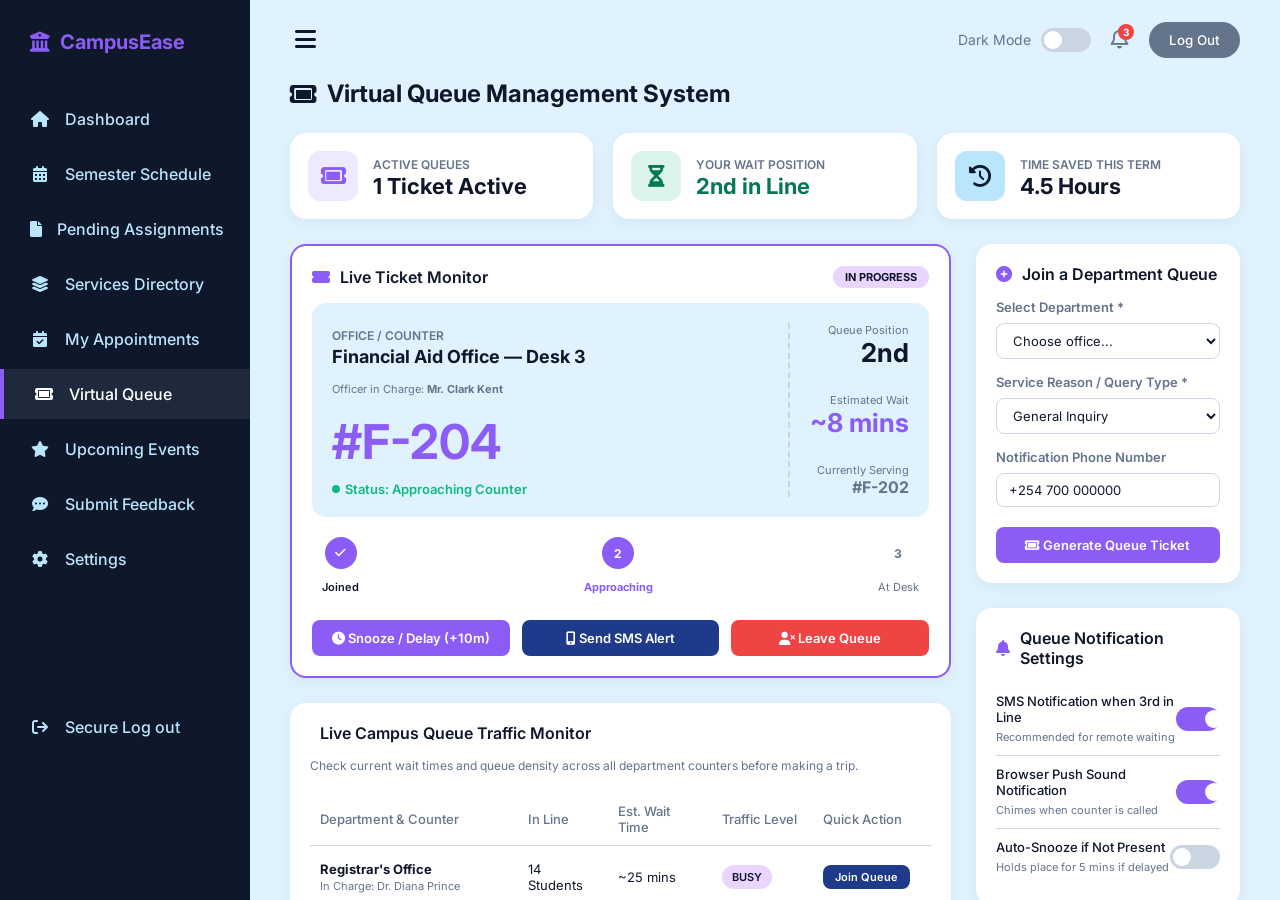
<file: queue.html>
<!doctype html>
<html lang="en">
  <head>
    <meta charset="UTF-8" />
    <meta name="viewport" content="width=device-width, initial-scale=1.0" />
    <title>CampusEase - Virtual Queue</title>
    <link
      href="https://cdnjs.cloudflare.com/ajax/libs/font-awesome/6.0.0/css/all.min.css"
      rel="stylesheet"
    />
    <link
      href="https://fonts.googleapis.com/css2?family=Inter:wght@300;400;500;600;700&display=swap"
      rel="stylesheet"
    />
    <link rel="stylesheet" href="css/styles.css" />
  </head>
  <body>
    <div id="sidebar-overlay" class="overlay"></div>

    <!-- Sidebar Navigation -->
    <nav class="sidebar" id="sidebar">
      <div class="logo">
        <i class="fa-solid fa-building-columns"></i>
        <a href="index.html" style="color: inherit; text-decoration: none"
          ><span>CampusEase</span></a
        >
      </div>
      <ul class="nav-links">
        <li>
          <a href="index.html"
            ><i class="fa-solid fa-house"></i> <span>Dashboard</span></a
          >
        </li>
        <li>
          <a href="schedule.html"
            ><i class="fa-solid fa-calendar-days"></i>
            <span>Semester Schedule</span></a
          >
        </li>
        <li>
          <a href="assignments.html"
            ><i class="fa-solid fa-file"></i>
            <span>Pending Assignments</span></a
          >
        </li>
        <li>
          <a href="services.html"
            ><i class="fa-solid fa-layer-group"></i>
            <span>Services Directory</span></a
          >
        </li>
        <li>
          <a href="appointments.html"
            ><i class="fa-solid fa-calendar-check"></i>
            <span>My Appointments</span></a
          >
        </li>
        <li class="active">
          <a href="queue.html"
            ><i class="fa-solid fa-ticket"></i> <span>Virtual Queue</span></a
          >
        </li>
        <li>
          <a href="events.html"
            ><i class="fa-solid fa-star"></i> <span>Upcoming Events</span></a
          >
        </li>
        <li>
          <a href="feedback.html"
            ><i class="fa-solid fa-comment-dots"></i>
            <span>Submit Feedback</span></a
          >
        </li>
        <li>
          <a href="settings.html"
            ><i class="fa-solid fa-gear"></i> <span>Settings</span></a
          >
        </li>
      </ul>
      <ul class="nav-links logout">
        <li>
          <a href="login.html"
            ><i class="fa-solid fa-arrow-right-from-bracket"></i>
            <span>Secure Log out</span></a
          >
        </li>
      </ul>
    </nav>

    <!-- Main Content Area -->
    <main class="main-content">
      <header class="header">
        <div class="header-left">
          <button id="burger-btn" class="burger-btn">
            <i class="fa-solid fa-bars"></i>
          </button>
        </div>
        <div class="header-right">
          <div class="theme-switch-wrapper">
            <span>Dark Mode</span>
            <label class="theme-switch" for="theme-toggle">
              <input type="checkbox" id="theme-toggle" />
              <div class="slider"></div>
            </label>
          </div>
          <div class="notification-container">
            <i class="fa-regular fa-bell notification-bell"></i>
            <span class="badge">3</span>
          </div>
          <button
            class="header-btn"
            onclick="window.location.href = 'login.html'"
          >
            Log Out
          </button>
        </div>
      </header>

      <h2 class="page-title">
        <i class="fa-solid fa-ticket"></i> Virtual Queue Management System
      </h2>

      <!-- 1. Quick Stats Overview Widgets -->
      <div
        style="display: flex; gap: 20px; margin-bottom: 25px; flex-wrap: wrap"
      >
        <div
          class="card"
          style="
            flex: 1;
            min-width: 200px;
            margin-bottom: 0;
            padding: 18px;
            display: flex;
            align-items: center;
            gap: 15px;
          "
        >
          <div
            style="
              width: 50px;
              height: 50px;
              border-radius: 12px;
              background-color: var(--accent-light);
              color: var(--accent-color);
              display: flex;
              align-items: center;
              justify-content: center;
              font-size: 22px;
            "
          >
            <i class="fa-solid fa-ticket"></i>
          </div>
          <div>
            <span
              style="
                font-size: 12px;
                color: var(--text-muted);
                font-weight: 600;
                text-transform: uppercase;
              "
              >Active Queues</span
            >
            <h3
              style="font-size: 22px; color: var(--text-main); font-weight: 700"
            >
              1 Ticket Active
            </h3>
          </div>
        </div>

        <div
          class="card"
          style="
            flex: 1;
            min-width: 200px;
            margin-bottom: 0;
            padding: 18px;
            display: flex;
            align-items: center;
            gap: 15px;
          "
        >
          <div
            style="
              width: 50px;
              height: 50px;
              border-radius: 12px;
              background-color: rgba(16, 185, 129, 0.15);
              color: #047857;
              display: flex;
              align-items: center;
              justify-content: center;
              font-size: 22px;
            "
          >
            <i class="fa-solid fa-hourglass-half"></i>
          </div>
          <div>
            <span
              style="
                font-size: 12px;
                color: var(--text-muted);
                font-weight: 600;
                text-transform: uppercase;
              "
              >Your Wait Position</span
            >
            <h3 style="font-size: 22px; color: #047857; font-weight: 700">
              2nd in Line
            </h3>
          </div>
        </div>

        <div
          class="card"
          style="
            flex: 1;
            min-width: 200px;
            margin-bottom: 0;
            padding: 18px;
            display: flex;
            align-items: center;
            gap: 15px;
          "
        >
          <div
            style="
              width: 50px;
              height: 50px;
              border-radius: 12px;
              background-color: var(--pill-light-blue);
              color: var(--text-main);
              display: flex;
              align-items: center;
              justify-content: center;
              font-size: 22px;
            "
          >
            <i class="fa-solid fa-clock-rotate-left"></i>
          </div>
          <div>
            <span
              style="
                font-size: 12px;
                color: var(--text-muted);
                font-weight: 600;
                text-transform: uppercase;
              "
              >Time Saved This Term</span
            >
            <h3
              style="font-size: 22px; color: var(--text-main); font-weight: 700"
            >
              4.5 Hours
            </h3>
          </div>
        </div>
      </div>

      <div class="dashboard-grid">
        <!-- Left Column: Active Queue Card & Real-Time Campus Traffic Monitor -->
        <div class="main-column">
          <!-- Active Queue Status Card -->
          <div class="card queue-card" style="margin-bottom: 25px">
            <div
              style="
                display: flex;
                justify-content: space-between;
                align-items: center;
                margin-bottom: 15px;
              "
            >
              <div class="card-title" style="margin-bottom: 0">
                <i
                  class="fa-solid fa-ticket-simple"
                  style="color: var(--accent-color)"
                ></i>
                Live Ticket Monitor
              </div>
              <span
                class="time-pill bg-purple"
                style="font-size: 11px; font-weight: 700; padding: 4px 12px"
                >IN PROGRESS</span
              >
            </div>

            <div
              class="queue-content"
              style="
                background-color: var(--bg-body);
                padding: 20px;
                border-radius: 14px;
                margin-bottom: 20px;
              "
            >
              <div class="ticket-info">
                <span
                  style="
                    font-size: 12px;
                    color: var(--text-muted);
                    font-weight: 600;
                    text-transform: uppercase;
                  "
                  >Office / Counter</span
                >
                <h4
                  style="
                    font-size: 18px;
                    color: var(--text-main);
                    margin: 2px 0 10px;
                  "
                >
                  Financial Aid Office — Desk 3
                </h4>
                <span style="font-size: 11px; color: var(--text-muted)"
                  >Officer in Charge: <strong>Mr. Clark Kent</strong></span
                >

                <h3
                  class="ticket-number"
                  style="
                    font-size: 48px;
                    color: var(--accent-color);
                    margin: 15px 0 10px;
                  "
                >
                  #F-204
                </h3>
                <p
                  class="status-update"
                  style="font-size: 13px; font-weight: 600; color: #10b981"
                >
                  <span class="pulse-dot"></span> Status: Approaching Counter
                </p>
              </div>

              <div
                class="queue-stats"
                style="
                  border-left: 2px dashed var(--border-color);
                  padding-left: 20px;
                "
              >
                <div class="stat" style="margin-bottom: 15px">
                  <span>Queue Position</span>
                  <strong style="font-size: 26px; color: var(--text-main)"
                    >2nd</strong
                  >
                </div>
                <div class="stat" style="margin-bottom: 15px">
                  <span>Estimated Wait</span>
                  <strong style="font-size: 26px; color: var(--accent-color)"
                    >~8 mins</strong
                  >
                </div>
                <div class="stat">
                  <span>Currently Serving</span>
                  <strong style="font-size: 16px; color: var(--text-muted)"
                    >#F-202</strong
                  >
                </div>
              </div>
            </div>

            <!-- Visual Progress Steps -->
            <div
              style="
                display: flex;
                justify-content: space-between;
                align-items: center;
                margin-bottom: 25px;
                padding: 0 10px;
                position: relative;
              "
            >
              <div style="text-align: center; z-index: 2">
                <div
                  style="
                    width: 32px;
                    height: 32px;
                    border-radius: 50%;
                    background-color: var(--accent-color);
                    color: white;
                    display: flex;
                    align-items: center;
                    justify-content: center;
                    margin: 0 auto 6px;
                    font-size: 12px;
                    font-weight: bold;
                  "
                >
                  <i class="fa-solid fa-check"></i>
                </div>
                <span
                  style="
                    font-size: 11px;
                    color: var(--text-main);
                    font-weight: 600;
                  "
                  >Joined</span
                >
              </div>
              <div style="text-align: center; z-index: 2">
                <div
                  style="
                    width: 32px;
                    height: 32px;
                    border-radius: 50%;
                    background-color: var(--accent-color);
                    color: white;
                    display: flex;
                    align-items: center;
                    justify-content: center;
                    margin: 0 auto 6px;
                    font-size: 12px;
                    font-weight: bold;
                  "
                >
                  2
                </div>
                <span
                  style="
                    font-size: 11px;
                    color: var(--accent-color);
                    font-weight: bold;
                  "
                  >Approaching</span
                >
              </div>
              <div style="text-align: center; z-index: 2">
                <div
                  style="
                    width: 32px;
                    height: 32px;
                    border-radius: 50%;
                    background-color: var(--input-bg);
                    color: var(--text-muted);
                    display: flex;
                    align-items: center;
                    justify-content: center;
                    margin: 0 auto 6px;
                    font-size: 12px;
                    font-weight: bold;
                  "
                >
                  3
                </div>
                <span style="font-size: 11px; color: var(--text-muted)"
                  >At Desk</span
                >
              </div>
            </div>

            <!-- Action Buttons -->
            <div style="display: flex; gap: 12px; flex-wrap: wrap">
              <button
                class="action-btn purple-btn"
                style="flex: 1; min-width: 150px"
                onclick="
                  alert(
                    'Ticket delayed by 10 minutes. Your position has been updated.',
                  )
                "
              >
                <i class="fa-solid fa-clock"></i> Snooze / Delay (+10m)
              </button>
              <button
                class="action-btn navy-btn"
                style="flex: 1; min-width: 150px"
                onclick="alert('SMS notification sent to +254 700 000000.')"
              >
                <i class="fa-solid fa-mobile-screen-button"></i> Send SMS Alert
              </button>
              <button
                class="action-btn"
                style="background-color: #ef4444; flex: 1; min-width: 120px"
                onclick="
                  alert('You have left the queue. Ticket #F-204 canceled.')
                "
              >
                <i class="fa-solid fa-user-xmark"></i> Leave Queue
              </button>
            </div>
          </div>

          <!-- Real-Time Campus Queue Traffic Monitor -->
          <div class="card">
            <div class="card-title">
              <i
                class="fa-solid fa-chart-simple"
                style="color: var(--accent-color)"
              ></i>
              Live Campus Queue Traffic Monitor
            </div>
            <p
              style="
                font-size: 12px;
                color: var(--text-muted);
                margin-bottom: 20px;
              "
            >
              Check current wait times and queue density across all department
              counters before making a trip.
            </p>

            <div class="table-responsive">
              <table class="schedule-table">
                <thead>
                  <tr>
                    <th>Department & Counter</th>
                    <th>In Line</th>
                    <th>Est. Wait Time</th>
                    <th>Traffic Level</th>
                    <th>Quick Action</th>
                  </tr>
                </thead>
                <tbody>
                  <tr>
                    <td>
                      <strong>Registrar's Office</strong><br /><span
                        style="font-size: 11px; color: var(--text-muted)"
                        >In Charge: Dr. Diana Prince</span
                      >
                    </td>
                    <td>14 Students</td>
                    <td>~25 mins</td>
                    <td>
                      <span class="time-pill bg-purple" style="font-weight: 600"
                        >BUSY</span
                      >
                    </td>
                    <td>
                      <button
                        class="action-btn navy-btn"
                        style="padding: 5px 12px; font-size: 11px"
                        onclick="
                          alert('Joined Registrar Queue! Your ticket is #R-115')
                        "
                      >
                        Join Queue
                      </button>
                    </td>
                  </tr>
                  <tr>
                    <td>
                      <strong>Financial Aid Office</strong><br /><span
                        style="font-size: 11px; color: var(--text-muted)"
                        >In Charge: Mr. Clark Kent</span
                      >
                    </td>
                    <td>4 Students</td>
                    <td>~8 mins</td>
                    <td>
                      <span class="time-pill bg-blue" style="font-weight: 600"
                        >MODERATE</span
                      >
                    </td>
                    <td>
                      <span
                        class="time-pill"
                        style="
                          background-color: #d1fae5;
                          color: #065f46;
                          font-weight: 700;
                        "
                        >YOU ARE HERE</span
                      >
                    </td>
                  </tr>
                  <tr>
                    <td>
                      <strong>ICT Helpdesk Desk</strong><br /><span
                        style="font-size: 11px; color: var(--text-muted)"
                        >In Charge: Eng. Victor Stone</span
                      >
                    </td>
                    <td>1 Student</td>
                    <td>~2 mins</td>
                    <td>
                      <span
                        class="time-pill"
                        style="
                          background-color: #d1fae5;
                          color: #065f46;
                          font-weight: 600;
                        "
                        >LIGHT</span
                      >
                    </td>
                    <td>
                      <button
                        class="action-btn purple-btn"
                        style="padding: 5px 12px; font-size: 11px"
                        onclick="
                          alert('Joined ICT Queue! Your ticket is #IT-042')
                        "
                      >
                        Join Queue
                      </button>
                    </td>
                  </tr>
                  <tr>
                    <td>
                      <strong>Housing & Dining Desk</strong><br /><span
                        style="font-size: 11px; color: var(--text-muted)"
                        >In Charge: Mrs. Selina Kyle</span
                      >
                    </td>
                    <td>0 Students</td>
                    <td>Immediate</td>
                    <td>
                      <span
                        class="time-pill"
                        style="
                          background-color: #d1fae5;
                          color: #065f46;
                          font-weight: 600;
                        "
                        >NO QUEUE</span
                      >
                    </td>
                    <td>
                      <button
                        class="action-btn navy-btn"
                        style="padding: 5px 12px; font-size: 11px"
                        onclick="
                          alert('Joined Housing Queue! Your ticket is #H-012')
                        "
                      >
                        Join Queue
                      </button>
                    </td>
                  </tr>
                  <tr>
                    <td>
                      <strong>Security & Student Badging</strong><br /><span
                        style="font-size: 11px; color: var(--text-muted)"
                        >In Charge: Major (Rtd.) James Gordon</span
                      >
                    </td>
                    <td>3 Students</td>
                    <td>~6 mins</td>
                    <td>
                      <span class="time-pill bg-blue" style="font-weight: 600"
                        >MODERATE</span
                      >
                    </td>
                    <td>
                      <button
                        class="action-btn purple-btn"
                        style="padding: 5px 12px; font-size: 11px"
                        onclick="
                          alert(
                            'Joined Security Queue! Your ticket is #SEC-089',
                          )
                        "
                      >
                        Join Queue
                      </button>
                    </td>
                  </tr>
                </tbody>
              </table>
            </div>
          </div>

          <!-- Recent Queue Ticket History -->
          <div class="card">
            <div class="card-title">
              <i
                class="fa-solid fa-history"
                style="color: var(--accent-color)"
              ></i>
              Queue Activity Log (This Term)
            </div>
            <div style="display: flex; flex-direction: column; gap: 12px">
              <div
                style="
                  padding-bottom: 12px;
                  border-bottom: 1px solid var(--border-color);
                  display: flex;
                  justify-content: space-between;
                  align-items: center;
                "
              >
                <div>
                  <h4 style="font-size: 13px; color: var(--text-main)">
                    #IT-031 — ICT Helpdesk (Wi-Fi Login Fix)
                  </h4>
                  <p style="font-size: 11px; color: var(--text-muted)">
                    Served by Eng. Victor Stone • Nov 01 @ 11:20 AM (Wait: 4
                    mins)
                  </p>
                </div>
                <span
                  class="time-pill"
                  style="
                    background-color: #d1fae5;
                    color: #065f46;
                    font-size: 10px;
                    font-weight: bold;
                  "
                  >SERVED</span
                >
              </div>

              <div
                style="
                  padding-bottom: 12px;
                  border-bottom: 1px solid var(--border-color);
                  display: flex;
                  justify-content: space-between;
                  align-items: center;
                "
              >
                <div>
                  <h4 style="font-size: 13px; color: var(--text-main)">
                    #R-098 — Registrar's Office (Transcript Request)
                  </h4>
                  <p style="font-size: 11px; color: var(--text-muted)">
                    Served by Dr. Diana Prince • Oct 22 @ 02:45 PM (Wait: 18
                    mins)
                  </p>
                </div>
                <span
                  class="time-pill"
                  style="
                    background-color: #d1fae5;
                    color: #065f46;
                    font-size: 10px;
                    font-weight: bold;
                  "
                  >SERVED</span
                >
              </div>

              <div
                style="
                  display: flex;
                  justify-content: space-between;
                  align-items: center;
                "
              >
                <div>
                  <h4 style="font-size: 13px; color: var(--text-main)">
                    #SEC-044 — Campus Security (Gate Pass Renewal)
                  </h4>
                  <p style="font-size: 11px; color: var(--text-muted)">
                    Canceled by Student • Oct 10 @ 09:15 AM
                  </p>
                </div>
                <span
                  class="time-pill"
                  style="
                    background-color: rgba(239, 68, 68, 0.15);
                    color: #ef4444;
                    font-size: 10px;
                    font-weight: bold;
                  "
                  >CANCELED</span
                >
              </div>
            </div>
          </div>
        </div>

        <!-- Right Column: Join Queue Form, Alert Settings, How it Works -->
        <div class="side-column">
          <!-- Join a Queue Form -->
          <div class="card">
            <div class="card-title">
              <i
                class="fa-solid fa-plus-circle"
                style="color: var(--accent-color)"
              ></i>
              Join a Department Queue
            </div>
            <form
              onsubmit="
                event.preventDefault();
                alert('Virtual Queue Ticket generated successfully!');
              "
            >
              <div class="form-group" style="margin-bottom: 15px">
                <label>Select Department *</label>
                <select class="form-select" required>
                  <option value="" disabled selected>Choose office...</option>
                  <option value="registrar">
                    Registrar's Office (Transcripts & Records)
                  </option>
                  <option value="financial">
                    Financial Aid Office (Bursary & Grants)
                  </option>
                  <option value="it">
                    ICT Helpdesk (Wi-Fi, Email & Portal Support)
                  </option>
                  <option value="housing">Housing & Student Dining</option>
                  <option value="health">Student Health Center Clinic</option>
                  <option value="security">Campus Security & Badging</option>
                  <option value="library">
                    University Library Information Desk
                  </option>
                </select>
              </div>

              <div class="form-group" style="margin-bottom: 15px">
                <label>Service Reason / Query Type *</label>
                <select class="form-select" required>
                  <option value="inquiry">General Inquiry</option>
                  <option value="document">
                    Document Collection / Stamping
                  </option>
                  <option value="clearance">Fee / Academic Clearance</option>
                  <option value="tech">Technical Troubleshooting</option>
                </select>
              </div>

              <div class="form-group" style="margin-bottom: 20px">
                <label>Notification Phone Number</label>
                <input
                  type="tel"
                  class="form-select"
                  value="+254 700 000000"
                  placeholder="+254 ..."
                />
              </div>

              <button
                type="submit"
                class="action-btn purple-btn"
                style="width: 100%"
              >
                <i class="fa-solid fa-ticket"></i> Generate Queue Ticket
              </button>
            </form>
          </div>

          <!-- Alert Preferences Card -->
          <div class="card">
            <div class="card-title">
              <i
                class="fa-solid fa-bell"
                style="color: var(--accent-color)"
              ></i>
              Queue Notification Settings
            </div>

            <div class="setting-toggle-row" style="padding: 10px 0">
              <div>
                <p style="font-size: 13px">SMS Notification when 3rd in Line</p>
                <span style="font-size: 11px; color: var(--text-muted)"
                  >Recommended for remote waiting</span
                >
              </div>
              <label class="theme-switch"
                ><input type="checkbox" checked />
                <div class="slider"></div
              ></label>
            </div>

            <div class="setting-toggle-row" style="padding: 10px 0">
              <div>
                <p style="font-size: 13px">Browser Push Sound Notification</p>
                <span style="font-size: 11px; color: var(--text-muted)"
                  >Chimes when counter is called</span
                >
              </div>
              <label class="theme-switch"
                ><input type="checkbox" checked />
                <div class="slider"></div
              ></label>
            </div>

            <div
              class="setting-toggle-row"
              style="padding: 10px 0; border-bottom: none"
            >
              <div>
                <p style="font-size: 13px">Auto-Snooze if Not Present</p>
                <span style="font-size: 11px; color: var(--text-muted)"
                  >Holds place for 5 mins if delayed</span
                >
              </div>
              <label class="theme-switch"
                ><input type="checkbox" />
                <div class="slider"></div
              ></label>
            </div>
          </div>

          <!-- How Virtual Queuing Works Card -->
          <div class="card" style="background-color: var(--accent-light)">
            <div class="card-title" style="color: var(--text-main)">
              <i
                class="fa-solid fa-lightbulb"
                style="color: var(--accent-color)"
              ></i>
              How Remote Queuing Works
            </div>

            <div
              style="
                display: flex;
                flex-direction: column;
                gap: 12px;
                font-size: 12px;
                color: var(--text-main);
                line-height: 1.5;
              "
            >
              <div style="display: flex; gap: 10px; align-items: flex-start">
                <span
                  style="
                    background-color: var(--accent-color);
                    color: white;
                    width: 22px;
                    height: 22px;
                    border-radius: 50%;
                    display: flex;
                    align-items: center;
                    justify-content: center;
                    font-weight: bold;
                    font-size: 11px;
                    flex-shrink: 0;
                  "
                  >1</span
                >
                <p>
                  <strong>Take a Digital Ticket:</strong> Select your department
                  from anywhere on campus using your laptop or mobile phone.
                </p>
              </div>
              <div style="display: flex; gap: 10px; align-items: flex-start">
                <span
                  style="
                    background-color: var(--accent-color);
                    color: white;
                    width: 22px;
                    height: 22px;
                    border-radius: 50%;
                    display: flex;
                    align-items: center;
                    justify-content: center;
                    font-weight: bold;
                    font-size: 11px;
                    flex-shrink: 0;
                  "
                  >2</span
                >
                <p>
                  <strong>Wait Comfortably Anywhere:</strong> Study in the
                  library or grab food at the cafeteria while keeping an eye on
                  your live position.
                </p>
              </div>
              <div style="display: flex; gap: 10px; align-items: flex-start">
                <span
                  style="
                    background-color: var(--accent-color);
                    color: white;
                    width: 22px;
                    height: 22px;
                    border-radius: 50%;
                    display: flex;
                    align-items: center;
                    justify-content: center;
                    font-weight: bold;
                    font-size: 11px;
                    flex-shrink: 0;
                  "
                  >3</span
                >
                <p>
                  <strong>Walk to Office when Alerted:</strong> You will receive
                  an SMS and screen push alert when you are 3rd in line.
                </p>
              </div>
            </div>
          </div>
        </div>
      </div>
    </main>

    <script src="js/script.js"></script>
  </body>
</html>
</file>
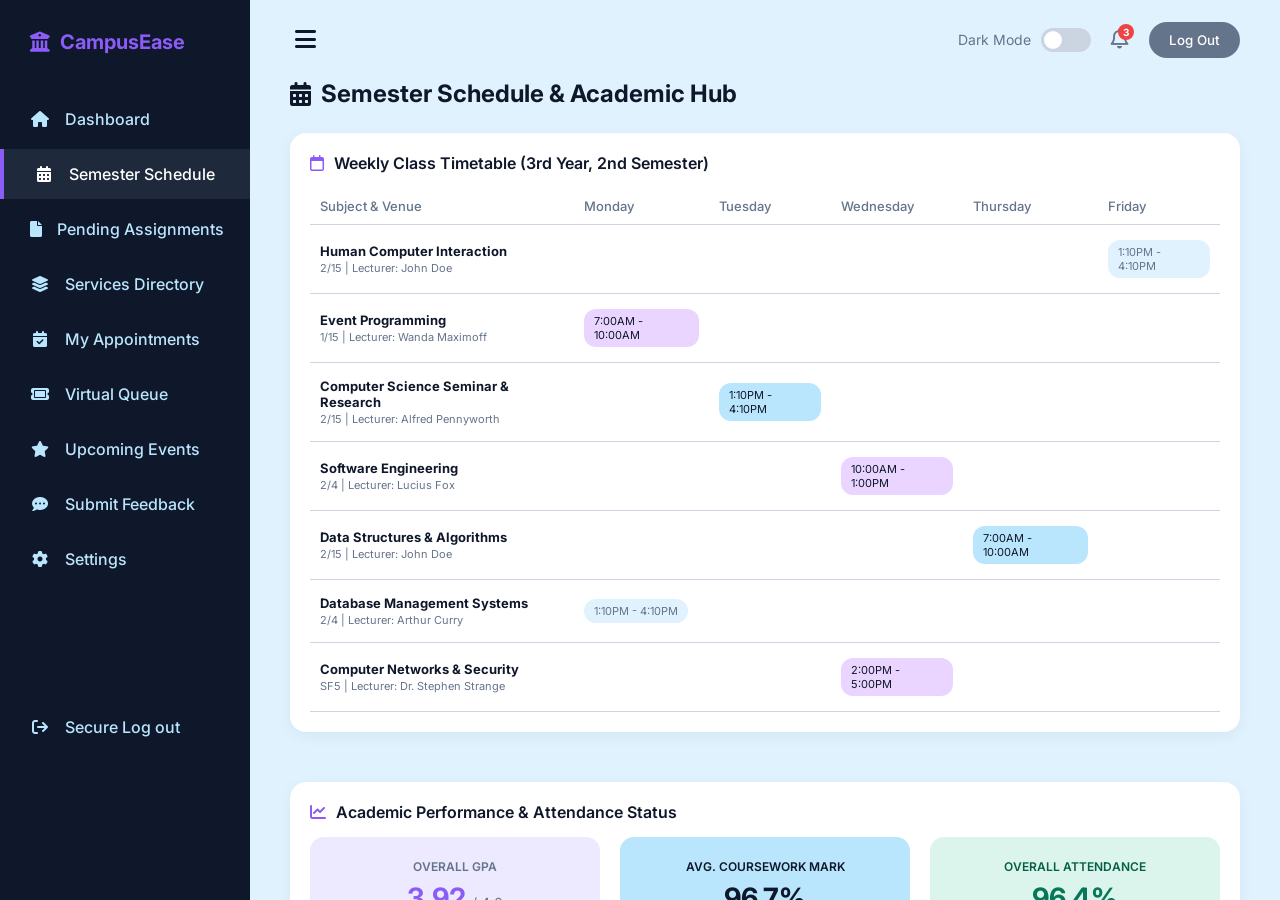
<file: schedule.html>
<!doctype html>
<html lang="en">
  <head>
    <meta charset="UTF-8" />
    <meta name="viewport" content="width=device-width, initial-scale=1.0" />
    <title>CampusEase - Semester Schedule</title>
    <link
      href="https://cdnjs.cloudflare.com/ajax/libs/font-awesome/6.0.0/css/all.min.css"
      rel="stylesheet"
    />
    <link
      href="https://fonts.googleapis.com/css2?family=Inter:wght@300;400;500;600;700&display=swap"
      rel="stylesheet"
    />
    <link rel="stylesheet" href="css/styles.css" />
  </head>
  <body>
    <div id="sidebar-overlay" class="overlay"></div>

    <nav class="sidebar" id="sidebar">
      <div class="logo">
        <i class="fa-solid fa-building-columns"></i>
        <a href="index.html" style="color: inherit; text-decoration: none"
          ><span>CampusEase</span></a
        >
      </div>
      <ul class="nav-links">
        <li>
          <a href="index.html"
            ><i class="fa-solid fa-house"></i> <span>Dashboard</span></a
          >
        </li>
        <li class="active">
          <a href="schedule.html"
            ><i class="fa-solid fa-calendar-days"></i>
            <span>Semester Schedule</span></a
          >
        </li>
        <li>
          <a href="assignments.html"
            ><i class="fa-solid fa-file"></i>
            <span>Pending Assignments</span></a
          >
        </li>
        <li>
          <a href="services.html"
            ><i class="fa-solid fa-layer-group"></i>
            <span>Services Directory</span></a
          >
        </li>
        <li>
          <a href="appointments.html"
            ><i class="fa-solid fa-calendar-check"></i>
            <span>My Appointments</span></a
          >
        </li>
        <li>
          <a href="queue.html"
            ><i class="fa-solid fa-ticket"></i> <span>Virtual Queue</span></a
          >
        </li>
        <li>
          <a href="events.html"
            ><i class="fa-solid fa-star"></i> <span>Upcoming Events</span></a
          >
        </li>
        <li>
          <a href="feedback.html"
            ><i class="fa-solid fa-comment-dots"></i>
            <span>Submit Feedback</span></a
          >
        </li>
        <li>
          <a href="settings.html"
            ><i class="fa-solid fa-gear"></i> <span>Settings</span></a
          >
        </li>
      </ul>
      <ul class="nav-links logout">
        <li>
          <a href="login.html"
            ><i class="fa-solid fa-arrow-right-from-bracket"></i>
            <span>Secure Log out</span></a
          >
        </li>
      </ul>
    </nav>

    <main class="main-content">
      <header class="header">
        <div class="header-left">
          <button id="burger-btn" class="burger-btn">
            <i class="fa-solid fa-bars"></i>
          </button>
        </div>
        <div class="header-right">
          <div class="theme-switch-wrapper">
            <span>Dark Mode</span>
            <label class="theme-switch" for="theme-toggle">
              <input type="checkbox" id="theme-toggle" />
              <div class="slider"></div>
            </label>
          </div>
          <div class="notification-container">
            <i class="fa-regular fa-bell notification-bell"></i>
            <span class="badge">3</span>
          </div>
          <button
            class="header-btn"
            onclick="window.location.href = 'login.html'"
          >
            Log Out
          </button>
        </div>
      </header>

      <h2 class="page-title">
        <i class="fa-solid fa-calendar-days"></i> Semester Schedule & Academic
        Hub
      </h2>

      <div class="dashboard-grid" style="grid-template-columns: 1fr">
        <!-- 1. Weekly Class Timetable Card -->
        <div class="card">
          <div class="card-title">
            <i
              class="fa-regular fa-calendar"
              style="color: var(--accent-color)"
            ></i>
            Weekly Class Timetable (3rd Year, 2nd Semester)
          </div>
          <div class="table-responsive">
            <table class="schedule-table">
              <thead>
                <tr>
                  <th>Subject & Venue</th>
                  <th>Monday</th>
                  <th>Tuesday</th>
                  <th>Wednesday</th>
                  <th>Thursday</th>
                  <th>Friday</th>
                </tr>
              </thead>
              <tbody>
                <tr>
                  <td>
                    <strong>Human Computer Interaction</strong><br /><span
                      style="color: var(--text-muted); font-size: 11px"
                      >2/15 | Lecturer: John Doe</span
                    >
                  </td>
                  <td></td>
                  <td></td>
                  <td></td>
                  <td></td>
                  <td><span class="time-pill">1:10PM - 4:10PM</span></td>
                </tr>
                <tr>
                  <td>
                    <strong>Event Programming</strong><br /><span
                      style="color: var(--text-muted); font-size: 11px"
                      >1/15 | Lecturer: Wanda Maximoff</span
                    >
                  </td>
                  <td>
                    <span class="time-pill bg-purple">7:00AM - 10:00AM</span>
                  </td>
                  <td></td>
                  <td></td>
                  <td></td>
                  <td></td>
                </tr>
                <tr>
                  <td>
                    <strong>Computer Science Seminar & Research</strong
                    ><br /><span
                      style="color: var(--text-muted); font-size: 11px"
                      >2/15 | Lecturer: Alfred Pennyworth</span
                    >
                  </td>
                  <td></td>
                  <td>
                    <span class="time-pill bg-blue">1:10PM - 4:10PM</span>
                  </td>
                  <td></td>
                  <td></td>
                  <td></td>
                </tr>
                <tr>
                  <td>
                    <strong>Software Engineering</strong><br /><span
                      style="color: var(--text-muted); font-size: 11px"
                      >2/4 | Lecturer: Lucius Fox</span
                    >
                  </td>
                  <td></td>
                  <td></td>
                  <td>
                    <span class="time-pill bg-purple">10:00AM - 1:00PM</span>
                  </td>
                  <td></td>
                  <td></td>
                </tr>
                <tr>
                  <td>
                    <strong>Data Structures & Algorithms</strong><br /><span
                      style="color: var(--text-muted); font-size: 11px"
                      >2/15 | Lecturer: John Doe</span
                    >
                  </td>
                  <td></td>
                  <td></td>
                  <td></td>
                  <td>
                    <span class="time-pill bg-blue">7:00AM - 10:00AM</span>
                  </td>
                  <td></td>
                </tr>
                <tr>
                  <td>
                    <strong>Database Management Systems</strong><br /><span
                      style="color: var(--text-muted); font-size: 11px"
                      >2/4 | Lecturer: Arthur Curry</span
                    >
                  </td>
                  <td><span class="time-pill">1:10PM - 4:10PM</span></td>
                  <td></td>
                  <td></td>
                  <td></td>
                  <td></td>
                </tr>
                <tr>
                  <td>
                    <strong>Computer Networks & Security</strong><br /><span
                      style="color: var(--text-muted); font-size: 11px"
                      >SF5 | Lecturer: Dr. Stephen Strange</span
                    >
                  </td>
                  <td></td>
                  <td></td>
                  <td>
                    <span class="time-pill bg-purple">2:00PM - 5:00PM</span>
                  </td>
                  <td></td>
                  <td></td>
                </tr>
              </tbody>
            </table>
          </div>
        </div>

        <!-- 2. Academic Performance, Overall GPA & Attendance Eligibility -->
        <div class="card">
          <div class="card-title">
            <i
              class="fa-solid fa-chart-line"
              style="color: var(--accent-color)"
            ></i>
            Academic Performance & Attendance Status
          </div>

          <!-- Summary KPI Cards -->
          <div
            style="
              display: flex;
              gap: 20px;
              margin-bottom: 25px;
              flex-wrap: wrap;
            "
          >
            <div
              style="
                flex: 1;
                min-width: 200px;
                background-color: var(--accent-light);
                padding: 18px;
                border-radius: 14px;
                text-align: center;
              "
            >
              <span
                style="
                  font-size: 12px;
                  color: var(--text-muted);
                  font-weight: 600;
                  text-transform: uppercase;
                "
                >Overall GPA</span
              >
              <h3
                style="
                  font-size: 28px;
                  color: var(--accent-color);
                  margin-top: 6px;
                  font-weight: 700;
                "
              >
                3.92
                <span
                  style="
                    font-size: 14px;
                    color: var(--text-muted);
                    font-weight: 400;
                  "
                  >/ 4.0</span
                >
              </h3>
              <span
                class="time-pill bg-purple"
                style="
                  margin-top: 8px;
                  font-size: 11px;
                  font-weight: 600;
                  padding: 4px 12px;
                "
                >First Class Honors</span
              >
            </div>

            <div
              style="
                flex: 1;
                min-width: 200px;
                background-color: var(--pill-light-blue);
                padding: 18px;
                border-radius: 14px;
                text-align: center;
              "
            >
              <span
                style="
                  font-size: 12px;
                  color: var(--text-main);
                  font-weight: 600;
                  text-transform: uppercase;
                "
                >Avg. Coursework Mark</span
              >
              <h3
                style="
                  font-size: 28px;
                  color: var(--text-main);
                  margin-top: 6px;
                  font-weight: 700;
                "
              >
                96.7%
              </h3>
              <span
                class="time-pill"
                style="
                  margin-top: 8px;
                  font-size: 11px;
                  font-weight: 600;
                  background-color: rgba(255, 255, 255, 0.7);
                  color: var(--text-main);
                  padding: 4px 12px;
                "
                >CATs & Assignments</span
              >
            </div>

            <div
              style="
                flex: 1;
                min-width: 200px;
                background-color: rgba(16, 185, 129, 0.15);
                padding: 18px;
                border-radius: 14px;
                text-align: center;
              "
            >
              <span
                style="
                  font-size: 12px;
                  color: #065f46;
                  font-weight: 600;
                  text-transform: uppercase;
                "
                >Overall Attendance</span
              >
              <h3
                style="
                  font-size: 28px;
                  color: #047857;
                  margin-top: 6px;
                  font-weight: 700;
                "
              >
                96.4%
              </h3>
              <span
                class="time-pill"
                style="
                  margin-top: 8px;
                  font-size: 11px;
                  font-weight: 600;
                  background-color: #d1fae5;
                  color: #065f46;
                  padding: 4px 12px;
                "
                >Eligible for All Exams</span
              >
            </div>
          </div>

          <!-- Unit Coursework & Attendance Breakdown -->
          <div
            style="
              font-size: 13px;
              font-weight: 600;
              margin-bottom: 15px;
              color: var(--text-muted);
              text-transform: uppercase;
              letter-spacing: 0.5px;
            "
          >
            Unit Performance & Attendance Rates
          </div>
          <div
            style="
              display: grid;
              grid-template-columns: repeat(auto-fit, minmax(300px, 1fr));
              gap: 20px;
            "
          >
            <div class="mark-item">
              <div class="mark-info">
                <span>Human Computer Interaction</span>
                <strong
                  >98%
                  <small style="color: var(--text-muted); font-weight: 400"
                    >(Att: 100%)</small
                  ></strong
                >
              </div>
              <div class="progress-bar">
                <div class="progress navy" style="width: 98%"></div>
              </div>
            </div>
            <div class="mark-item">
              <div class="mark-info">
                <span>Event Programming</span>
                <strong
                  >95%
                  <small style="color: var(--text-muted); font-weight: 400"
                    >(Att: 95%)</small
                  ></strong
                >
              </div>
              <div class="progress-bar">
                <div class="progress lightblue" style="width: 95%"></div>
              </div>
            </div>
            <div class="mark-item">
              <div class="mark-info">
                <span>CS Seminar & Research</span>
                <strong
                  >92%
                  <small style="color: var(--text-muted); font-weight: 400"
                    >(Att: 92%)</small
                  ></strong
                >
              </div>
              <div class="progress-bar">
                <div class="progress navy" style="width: 92%"></div>
              </div>
            </div>
            <div class="mark-item">
              <div class="mark-info">
                <span>Software Engineering</span>
                <strong
                  >100%
                  <small style="color: var(--text-muted); font-weight: 400"
                    >(Att: 100%)</small
                  ></strong
                >
              </div>
              <div class="progress-bar">
                <div class="progress purple" style="width: 100%"></div>
              </div>
            </div>
            <div class="mark-item">
              <div class="mark-info">
                <span>Data Structures & Algorithms</span>
                <strong
                  >96%
                  <small style="color: var(--text-muted); font-weight: 400"
                    >(Att: 96%)</small
                  ></strong
                >
              </div>
              <div class="progress-bar">
                <div class="progress lightblue" style="width: 96%"></div>
              </div>
            </div>
            <div class="mark-item">
              <div class="mark-info">
                <span>Database Management Systems</span>
                <strong
                  >97%
                  <small style="color: var(--text-muted); font-weight: 400"
                    >(Att: 96%)</small
                  ></strong
                >
              </div>
              <div class="progress-bar">
                <div class="progress purple" style="width: 97%"></div>
              </div>
            </div>
            <div class="mark-item">
              <div class="mark-info">
                <span>Computer Networks & Security</span>
                <strong
                  >99%
                  <small style="color: var(--text-muted); font-weight: 400"
                    >(Att: 96%)</small
                  ></strong
                >
              </div>
              <div class="progress-bar">
                <div class="progress navy" style="width: 99%"></div>
              </div>
            </div>
          </div>
        </div>

        <!-- 3. Two-Column Grid: Examination Schedule & Key Semester Milestones -->
        <div class="bottom-row">
          <!-- Upcoming CATs & Final Exam Schedule -->
          <div class="card">
            <div class="card-title">
              <i
                class="fa-solid fa-pen-to-square"
                style="color: var(--accent-color)"
              ></i>
              Upcoming Examinations Schedule
            </div>
            <div class="table-responsive">
              <table class="schedule-table">
                <thead>
                  <tr>
                    <th>Unit</th>
                    <th>Date & Time</th>
                    <th>Venue</th>
                  </tr>
                </thead>
                <tbody>
                  <tr>
                    <td>
                      <strong>Human Computer Interaction</strong><br /><span
                        style="font-size: 11px; color: var(--text-muted)"
                        >CAT 2</span
                      >
                    </td>
                    <td>
                      <span class="time-pill bg-purple">Nov 13, 1:00 PM</span>
                    </td>
                    <td>2/14</td>
                  </tr>
                  <tr>
                    <td>
                      <strong>Event Programming</strong><br /><span
                        style="font-size: 11px; color: var(--text-muted)"
                        >Project Presentation</span
                      >
                    </td>
                    <td>
                      <span class="time-pill bg-blue">Nov 28, 9:00 AM</span>
                    </td>
                    <td>1/15</td>
                  </tr>
                  <tr>
                    <td>
                      <strong>Software Engineering</strong><br /><span
                        style="font-size: 11px; color: var(--text-muted)"
                        >Final Written Exam</span
                      >
                    </td>
                    <td>
                      <span class="time-pill bg-purple">Dec 07, 9:00 AM</span>
                    </td>
                    <td>G/15</td>
                  </tr>
                  <tr>
                    <td>
                      <strong>Database Management Systems</strong><br /><span
                        style="font-size: 11px; color: var(--text-muted)"
                        >Final Written Exam</span
                      >
                    </td>
                    <td>
                      <span class="time-pill bg-blue">Dec 10, 1:30 PM</span>
                    </td>
                    <td>2/4</td>
                  </tr>
                  <tr>
                    <td>
                      <strong>Computer Networks</strong><br /><span
                        style="font-size: 11px; color: var(--text-muted)"
                        >Final Written Exam</span
                      >
                    </td>
                    <td>
                      <span class="time-pill bg-purple">Dec 14, 11:00 AM</span>
                    </td>
                    <td>2/5</td>
                  </tr>
                </tbody>
              </table>
            </div>
          </div>

          <!-- Semester Key Milestones Timeline -->
          <div class="card">
            <div class="card-title">
              <i
                class="fa-solid fa-flag"
                style="color: var(--accent-color)"
              ></i>
              Key Semester Dates & Milestones
            </div>
            <div
              style="
                display: flex;
                flex-direction: column;
                gap: 15px;
                margin-top: 10px;
              "
            >
              <div class="task-item">
                <div class="task-date">Nov<br />14</div>
                <div class="task-info">
                  <h4>Continuous Assessment Test (CAT 2) Week</h4>
                  <p>Mandatory mid-term assessments across all units</p>
                </div>
              </div>
              <div class="task-item">
                <div class="task-date purple-variant">Nov<br />30</div>
                <div class="task-info">
                  <h4>Final Coursework & Project Submissions</h4>
                  <p>Deadline for all CS lab repositories & reports</p>
                </div>
              </div>
              <div class="task-item">
                <div class="task-date">Dec<br />04</div>
                <div class="task-info">
                  <h4>Study Leave & Exam Clearance</h4>
                  <p>Library open 24/7 for revision</p>
                </div>
              </div>
              <div class="task-item">
                <div class="task-date purple-variant">Dec<br />07</div>
                <div class="task-info">
                  <h4>Semester Final Examinations Begin</h4>
                  <p>Main examination period commences across campus</p>
                </div>
              </div>
            </div>
          </div>
        </div>

        <!-- 4. Lecturer Office Hours & Consultation Slots -->
        <div class="card">
          <div class="card-title">
            <i
              class="fa-solid fa-user-graduate"
              style="color: var(--accent-color)"
            ></i>
            Lecturer Office Hours & Consultation Slots
          </div>
          <p
            style="
              font-size: 12px;
              color: var(--text-muted);
              margin-bottom: 20px;
            "
          >
            Drop in during scheduled hours or use the
            <a
              href="appointments.html"
              style="color: var(--accent-color); font-weight: 600"
              >Appointments Portal</a
            >
            to reserve 1-on-1 mentorship sessions.
          </p>

          <div
            class="services-grid"
            style="
              grid-template-columns: repeat(auto-fill, minmax(240px, 1fr));
              gap: 18px;
            "
          >
            <div class="service-item navy">
              <i class="fa-solid fa-user-doctor service-icon"></i>
              <h4>John Doe</h4>
              <p>HCI | Office: 2nd Floor Room 6</p>
              <span
                class="time-pill bg-purple"
                style="margin-top: 10px; font-size: 11px"
                >Fri: 10:00 AM - 12:00 PM</span
              >
            </div>

            <div class="service-item lightblue">
              <i class="fa-solid fa-user-tie service-icon"></i>
              <h4>Wanda Maximoff</h4>
              <p>Event Prog | Office: 2nd Floor Room 6</p>
              <span
                class="time-pill bg-blue"
                style="margin-top: 10px; font-size: 11px"
                >Mon: 11:00 AM - 1:00 PM</span
              >
            </div>

            <div class="service-item purple">
              <i class="fa-solid fa-chalkboard-user service-icon"></i>
              <h4>Lucius Fox</h4>
              <p>Software Eng | Office: 1st Floor Room 7</p>
              <span
                class="time-pill bg-purple"
                style="margin-top: 10px; font-size: 11px"
                >Wed: 2:00 PM - 4:00 PM</span
              >
            </div>

            <div class="service-item lightblue">
              <i class="fa-solid fa-user-gear service-icon"></i>
              <h4>Alfred Pennyworth</h4>
              <p>CS Seminar & Research | Office: 2nd Floor Room 6</p>
              <span
                class="time-pill bg-blue"
                style="margin-top: 10px; font-size: 11px"
                >Thu: 10:30 AM - 12:30 PM</span
              >
            </div>
          </div>
        </div>
      </div>
    </main>

    <script src="js/script.js"></script>
  </body>
</html>
</file>
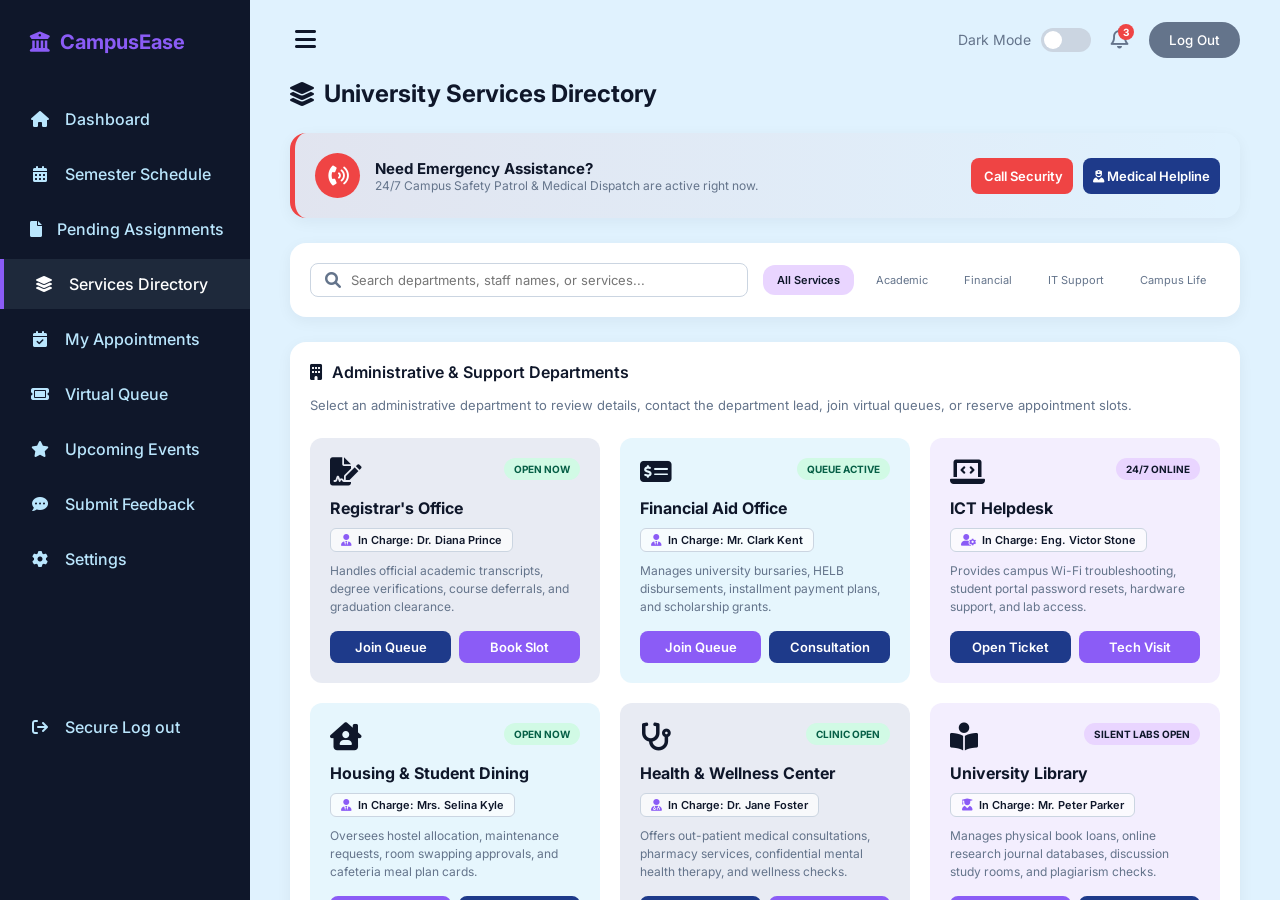
<file: services.html>
<!DOCTYPE html>
<html lang="en">
<head>
    <meta charset="UTF-8">
    <meta name="viewport" content="width=device-width, initial-scale=1.0">
    <title>CampusEase - Services Directory</title>
    <link href="https://cdnjs.cloudflare.com/ajax/libs/font-awesome/6.0.0/css/all.min.css" rel="stylesheet">
    <link href="https://fonts.googleapis.com/css2?family=Inter:wght@300;400;500;600;700&display=swap" rel="stylesheet">
    <link rel="stylesheet" href="css/styles.css">
</head>
<body>
    <div id="sidebar-overlay" class="overlay"></div>

    <!-- Sidebar Navigation -->
    <nav class="sidebar" id="sidebar">
        <div class="logo">
            <i class="fa-solid fa-building-columns"></i>
            <a href="index.html" style="color: inherit; text-decoration: none;"><span>CampusEase</span></a>
        </div>
        <ul class="nav-links">
            <li><a href="index.html"><i class="fa-solid fa-house"></i> <span>Dashboard</span></a></li>
            <li><a href="schedule.html"><i class="fa-solid fa-calendar-days"></i> <span>Semester Schedule</span></a></li>
            <li><a href="assignments.html"><i class="fa-solid fa-file"></i> <span>Pending Assignments</span></a></li>
            <li class="active"><a href="services.html"><i class="fa-solid fa-layer-group"></i> <span>Services Directory</span></a></li>
            <li><a href="appointments.html"><i class="fa-solid fa-calendar-check"></i> <span>My Appointments</span></a></li>
            <li><a href="queue.html"><i class="fa-solid fa-ticket"></i> <span>Virtual Queue</span></a></li>
            <li><a href="events.html"><i class="fa-solid fa-star"></i> <span>Upcoming Events</span></a></li>
            <li><a href="feedback.html"><i class="fa-solid fa-comment-dots"></i> <span>Submit Feedback</span></a></li>
            <li><a href="settings.html"><i class="fa-solid fa-gear"></i> <span>Settings</span></a></li>
        </ul>
        <ul class="nav-links logout">
            <li><a href="login.html"><i class="fa-solid fa-arrow-right-from-bracket"></i> <span>Secure Log out</span></a></li>
        </ul>
    </nav>

    <!-- Main Content Area -->
    <main class="main-content">
        <header class="header">
            <div class="header-left">
                <button id="burger-btn" class="burger-btn"><i class="fa-solid fa-bars"></i></button>
            </div>
            <div class="header-right">
                <div class="theme-switch-wrapper">
                    <span>Dark Mode</span>
                    <label class="theme-switch" for="theme-toggle">
                        <input type="checkbox" id="theme-toggle">
                        <div class="slider"></div>
                    </label>
                </div>
                <div class="notification-container">
                    <i class="fa-regular fa-bell notification-bell"></i>
                    <span class="badge">3</span>
                </div>
                <button class="header-btn" onclick="window.location.href='login.html'">Log Out</button>
            </div>
        </header>

        <h2 class="page-title"><i class="fa-solid fa-layer-group"></i> University Services Directory</h2>
        
        <!-- 1. Emergency & Urgent Contact Banner -->
        <div class="card" style="border-left: 5px solid #ef4444; background: linear-gradient(90deg, rgba(239, 68, 68, 0.08), transparent);">
            <div style="display: flex; align-items: center; justify-content: space-between; flex-wrap: wrap; gap: 15px;">
                <div style="display: flex; align-items: center; gap: 15px;">
                    <div style="width: 45px; height: 45px; border-radius: 50%; background-color: #ef4444; color: white; display: flex; align-items: center; justify-content: center; font-size: 20px;">
                        <i class="fa-solid fa-phone-volume"></i>
                    </div>
                    <div>
                        <h4 style="font-size: 15px; color: var(--text-main);">Need Emergency Assistance?</h4>
                        <p style="font-size: 12px; color: var(--text-muted);">24/7 Campus Safety Patrol & Medical Dispatch are active right now.</p>
                    </div>
                </div>
                <div style="display: flex; gap: 10px;">
                    <button class="action-btn" style="background-color: #ef4444;" onclick="alert('Calling Campus Security Hotline: +254 700 911 911')"><i class="fa-solid fa-shield-halved"></i> Call Security</button>
                    <button class="action-btn navy-btn" onclick="alert('Connecting to On-Call University Nurse...')"><i class="fa-solid fa-user-nurse"></i> Medical Helpline</button>
                </div>
            </div>
        </div>

        <!-- 2. Search & Category Filter Bar -->
        <div class="card" style="margin-bottom: 25px;">
            <div style="display: flex; gap: 15px; flex-wrap: wrap; justify-content: space-between; align-items: center;">
                <div style="flex: 1; min-width: 250px; position: relative;">
                    <i class="fa-solid fa-magnifying-glass" style="position: absolute; left: 15px; top: 50%; transform: translateY(-50%); color: var(--text-muted);"></i>
                    <input type="text" class="form-select" placeholder="Search departments, staff names, or services..." style="padding-left: 40px; margin: 0;">
                </div>
                <div style="display: flex; gap: 8px; flex-wrap: wrap;">
                    <span class="time-pill bg-purple" style="cursor: pointer; padding: 8px 14px; font-weight: 600;">All Services</span>
                    <span class="time-pill" style="cursor: pointer; padding: 8px 14px; background-color: var(--input-bg); color: var(--text-muted);">Academic</span>
                    <span class="time-pill" style="cursor: pointer; padding: 8px 14px; background-color: var(--input-bg); color: var(--text-muted);">Financial</span>
                    <span class="time-pill" style="cursor: pointer; padding: 8px 14px; background-color: var(--input-bg); color: var(--text-muted);">IT Support</span>
                    <span class="time-pill" style="cursor: pointer; padding: 8px 14px; background-color: var(--input-bg); color: var(--text-muted);">Campus Life</span>
                </div>
            </div>
        </div>

        <!-- 3. Centralized Services Grid with Detailed Information & Lead Officers -->
        <div class="card">
            <div class="card-title"><i class="fa-solid fa-building"></i> Administrative & Support Departments</div>
            <p style="font-size: 13px; color: var(--text-muted); margin-bottom: 25px;">
                Select an administrative department to review details, contact the department lead, join virtual queues, or reserve appointment slots.
            </p>
            
            <div class="services-grid" style="grid-template-columns: repeat(auto-fill, minmax(280px, 1fr)); gap: 20px;">
                
                <!-- Department 1: Registrar -->
                <div class="service-item navy" style="text-align: left; padding: 20px; display: flex; flex-direction: column; justify-content: space-between;">
                    <div>
                        <div style="display: flex; justify-content: space-between; align-items: flex-start; margin-bottom: 12px;">
                            <i class="fa-solid fa-file-signature service-icon" style="margin: 0; font-size: 28px;"></i>
                            <span class="time-pill" style="background-color: #d1fae5; color: #065f46; font-size: 10px; font-weight: 700;">OPEN NOW</span>
                        </div>
                        <h4 style="font-size: 16px; margin-bottom: 4px;">Registrar's Office</h4>
                        <div style="display: inline-flex; align-items: center; gap: 6px; background-color: rgba(255,255,255,0.7); padding: 4px 10px; border-radius: 6px; margin: 6px 0 10px; border: 1px solid var(--border-color);">
                            <i class="fa-solid fa-user-tie" style="color: var(--accent-color); font-size: 12px;"></i>
                            <span style="font-size: 11px; font-weight: 600; color: var(--text-main);">In Charge: Dr. Diana Prince</span>
                        </div>
                        <p style="font-size: 12px; color: var(--text-muted); line-height: 1.5; margin-bottom: 15px;">
                            Handles official academic transcripts, degree verifications, course deferrals, and graduation clearance.
                        </p>
                    </div>
                    <div style="display: flex; gap: 8px; margin-top: auto;">
                        <button class="action-btn navy-btn" style="flex: 1; padding: 8px;" onclick="window.location.href='queue.html'">Join Queue</button>
                        <button class="action-btn purple-btn" style="flex: 1; padding: 8px;" onclick="window.location.href='appointments.html'">Book Slot</button>
                    </div>
                </div>

                <!-- Department 2: Financial Aid -->
                <div class="service-item lightblue" style="text-align: left; padding: 20px; display: flex; flex-direction: column; justify-content: space-between;">
                    <div>
                        <div style="display: flex; justify-content: space-between; align-items: flex-start; margin-bottom: 12px;">
                            <i class="fa-solid fa-money-check-dollar service-icon" style="margin: 0; font-size: 28px;"></i>
                            <span class="time-pill" style="background-color: #d1fae5; color: #065f46; font-size: 10px; font-weight: 700;">QUEUE ACTIVE</span>
                        </div>
                        <h4 style="font-size: 16px; margin-bottom: 4px;">Financial Aid Office</h4>
                        <div style="display: inline-flex; align-items: center; gap: 6px; background-color: rgba(255,255,255,0.7); padding: 4px 10px; border-radius: 6px; margin: 6px 0 10px; border: 1px solid var(--border-color);">
                            <i class="fa-solid fa-user-tie" style="color: var(--accent-color); font-size: 12px;"></i>
                            <span style="font-size: 11px; font-weight: 600; color: var(--text-main);">In Charge: Mr. Clark Kent</span>
                        </div>
                        <p style="font-size: 12px; color: var(--text-muted); line-height: 1.5; margin-bottom: 15px;">
                            Manages university bursaries, HELB disbursements, installment payment plans, and scholarship grants.
                        </p>
                    </div>
                    <div style="display: flex; gap: 8px; margin-top: auto;">
                        <button class="action-btn purple-btn" style="flex: 1; padding: 8px;" onclick="window.location.href='queue.html'">Join Queue</button>
                        <button class="action-btn navy-btn" style="flex: 1; padding: 8px;" onclick="window.location.href='appointments.html'">Consultation</button>
                    </div>
                </div>

                <!-- Department 3: IT Helpdesk -->
                <div class="service-item purple" style="text-align: left; padding: 20px; display: flex; flex-direction: column; justify-content: space-between;">
                    <div>
                        <div style="display: flex; justify-content: space-between; align-items: flex-start; margin-bottom: 12px;">
                            <i class="fa-solid fa-laptop-code service-icon" style="margin: 0; font-size: 28px;"></i>
                            <span class="time-pill bg-purple" style="font-size: 10px; font-weight: 700;">24/7 ONLINE</span>
                        </div>
                        <h4 style="font-size: 16px; margin-bottom: 4px;">ICT Helpdesk</h4>
                        <div style="display: inline-flex; align-items: center; gap: 6px; background-color: rgba(255,255,255,0.7); padding: 4px 10px; border-radius: 6px; margin: 6px 0 10px; border: 1px solid var(--border-color);">
                            <i class="fa-solid fa-user-gear" style="color: var(--accent-color); font-size: 12px;"></i>
                            <span style="font-size: 11px; font-weight: 600; color: var(--text-main);">In Charge: Eng. Victor Stone</span>
                        </div>
                        <p style="font-size: 12px; color: var(--text-muted); line-height: 1.5; margin-bottom: 15px;">
                            Provides campus Wi-Fi troubleshooting, student portal password resets, hardware support, and lab access.
                        </p>
                    </div>
                    <div style="display: flex; gap: 8px; margin-top: auto;">
                        <button class="action-btn navy-btn" style="flex: 1; padding: 8px;" onclick="alert('Ticket creation form opened!')">Open Ticket</button>
                        <button class="action-btn purple-btn" style="flex: 1; padding: 8px;" onclick="window.location.href='appointments.html'">Tech Visit</button>
                    </div>
                </div>

                <!-- Department 4: Housing & Dining -->
                <div class="service-item lightblue" style="text-align: left; padding: 20px; display: flex; flex-direction: column; justify-content: space-between;">
                    <div>
                        <div style="display: flex; justify-content: space-between; align-items: flex-start; margin-bottom: 12px;">
                            <i class="fa-solid fa-house-chimney-user service-icon" style="margin: 0; font-size: 28px;"></i>
                            <span class="time-pill" style="background-color: #d1fae5; color: #065f46; font-size: 10px; font-weight: 700;">OPEN NOW</span>
                        </div>
                        <h4 style="font-size: 16px; margin-bottom: 4px;">Housing & Student Dining</h4>
                        <div style="display: inline-flex; align-items: center; gap: 6px; background-color: rgba(255,255,255,0.7); padding: 4px 10px; border-radius: 6px; margin: 6px 0 10px; border: 1px solid var(--border-color);">
                            <i class="fa-solid fa-user-tie" style="color: var(--accent-color); font-size: 12px;"></i>
                            <span style="font-size: 11px; font-weight: 600; color: var(--text-main);">In Charge: Mrs. Selina Kyle</span>
                        </div>
                        <p style="font-size: 12px; color: var(--text-muted); line-height: 1.5; margin-bottom: 15px;">
                            Oversees hostel allocation, maintenance requests, room swapping approvals, and cafeteria meal plan cards.
                        </p>
                    </div>
                    <div style="display: flex; gap: 8px; margin-top: auto;">
                        <button class="action-btn purple-btn" style="flex: 1; padding: 8px;" onclick="window.location.href='appointments.html'">Book Visit</button>
                        <button class="action-btn navy-btn" style="flex: 1; padding: 8px;" onclick="alert('Navigating to hostel portal...')">Room Portal</button>
                    </div>
                </div>

                <!-- Department 5: Student Health & Counseling -->
                <div class="service-item navy" style="text-align: left; padding: 20px; display: flex; flex-direction: column; justify-content: space-between;">
                    <div>
                        <div style="display: flex; justify-content: space-between; align-items: flex-start; margin-bottom: 12px;">
                            <i class="fa-solid fa-stethoscope service-icon" style="margin: 0; font-size: 28px;"></i>
                            <span class="time-pill" style="background-color: #d1fae5; color: #065f46; font-size: 10px; font-weight: 700;">CLINIC OPEN</span>
                        </div>
                        <h4 style="font-size: 16px; margin-bottom: 4px;">Health & Wellness Center</h4>
                        <div style="display: inline-flex; align-items: center; gap: 6px; background-color: rgba(255,255,255,0.7); padding: 4px 10px; border-radius: 6px; margin: 6px 0 10px; border: 1px solid var(--border-color);">
                            <i class="fa-solid fa-user-doctor" style="color: var(--accent-color); font-size: 12px;"></i>
                            <span style="font-size: 11px; font-weight: 600; color: var(--text-main);">In Charge: Dr. Jane Foster</span>
                        </div>
                        <p style="font-size: 12px; color: var(--text-muted); line-height: 1.5; margin-bottom: 15px;">
                            Offers out-patient medical consultations, pharmacy services, confidential mental health therapy, and wellness checks.
                        </p>
                    </div>
                    <div style="display: flex; gap: 8px; margin-top: auto;">
                        <button class="action-btn navy-btn" style="flex: 1; padding: 8px;" onclick="window.location.href='appointments.html'">Book Doctor</button>
                        <button class="action-btn purple-btn" style="flex: 1; padding: 8px;" onclick="window.location.href='appointments.html'">Counseling</button>
                    </div>
                </div>

                <!-- Department 6: Library Services -->
                <div class="service-item purple" style="text-align: left; padding: 20px; display: flex; flex-direction: column; justify-content: space-between;">
                    <div>
                        <div style="display: flex; justify-content: space-between; align-items: flex-start; margin-bottom: 12px;">
                            <i class="fa-solid fa-book-open-reader service-icon" style="margin: 0; font-size: 28px;"></i>
                            <span class="time-pill bg-purple" style="font-size: 10px; font-weight: 700;">SILENT LABS OPEN</span>
                        </div>
                        <h4 style="font-size: 16px; margin-bottom: 4px;">University Library</h4>
                        <div style="display: inline-flex; align-items: center; gap: 6px; background-color: rgba(255,255,255,0.7); padding: 4px 10px; border-radius: 6px; margin: 6px 0 10px; border: 1px solid var(--border-color);">
                            <i class="fa-solid fa-user-graduate" style="color: var(--accent-color); font-size: 12px;"></i>
                            <span style="font-size: 11px; font-weight: 600; color: var(--text-main);">In Charge: Mr. Peter Parker</span>
                        </div>
                        <p style="font-size: 12px; color: var(--text-muted); line-height: 1.5; margin-bottom: 15px;">
                            Manages physical book loans, online research journal databases, discussion study rooms, and plagiarism checks.
                        </p>
                    </div>
                    <div style="display: flex; gap: 8px; margin-top: auto;">
                        <button class="action-btn purple-btn" style="flex: 1; padding: 8px;" onclick="alert('Study Room Reservation Opened!')">Reserve Room</button>
                        <button class="action-btn navy-btn" style="flex: 1; padding: 8px;" onclick="alert('Accessing E-Journals Database...')">E-Library</button>
                    </div>
                </div>

                <!-- Department 7: Security & Student Cards -->
                <div class="service-item navy" style="text-align: left; padding: 20px; display: flex; flex-direction: column; justify-content: space-between;">
                    <div>
                        <div style="display: flex; justify-content: space-between; align-items: flex-start; margin-bottom: 12px;">
                            <i class="fa-solid fa-id-card service-icon" style="margin: 0; font-size: 28px;"></i>
                            <span class="time-pill" style="background-color: #d1fae5; color: #065f46; font-size: 10px; font-weight: 700;">24/7 PATROL</span>
                        </div>
                        <h4 style="font-size: 16px; margin-bottom: 4px;">Campus Security & Badging</h4>
                        <div style="display: inline-flex; align-items: center; gap: 6px; background-color: rgba(255,255,255,0.7); padding: 4px 10px; border-radius: 6px; margin: 6px 0 10px; border: 1px solid var(--border-color);">
                            <i class="fa-solid fa-user-shield" style="color: var(--accent-color); font-size: 12px;"></i>
                            <span style="font-size: 11px; font-weight: 600; color: var(--text-main);">In Charge: Major (Rtd.) James Gordon</span>
                        </div>
                        <p style="font-size: 12px; color: var(--text-muted); line-height: 1.5; margin-bottom: 15px;">
                            Issues replacement smart student IDs, manages vehicle campus permits, lost-and-found desk, and safety escorts.
                        </p>
                    </div>
                    <div style="display: flex; gap: 8px; margin-top: auto;">
                        <button class="action-btn purple-btn" style="flex: 1; padding: 8px;" onclick="alert('Replacement ID requested!')">Replace ID</button>
                        <button class="action-btn navy-btn" style="flex: 1; padding: 8px;" onclick="alert('Lost & Found catalog loaded!')">Lost & Found</button>
                    </div>
                </div>

            </div>
        </div>

        <!-- 4. Two-Column Layout: Live Service Operating Hours & Frequently Asked Questions -->
        <div class="bottom-row">
            
            <!-- Operating Hours & Peak Times Card -->
            <div class="card">
                <div class="card-title">
                    <i class="fa-solid fa-clock" style="color: var(--accent-color)"></i> Department Operating Hours & Peak Times
                </div>
                <div class="table-responsive">
                    <table class="schedule-table">
                        <thead>
                            <tr><th>Department</th><th>Working Hours</th><th>Peak Times (Avoid)</th></tr>
                        </thead>
                        <tbody>
                            <tr>
                                <td><strong>Registrar's Office</strong></td>
                                <td>Mon - Fri: 8:00 AM - 4:30 PM</td>
                                <td><span class="time-pill bg-purple">11:00 AM - 1:00 PM</span></td>
                            </tr>
                            <tr>
                                <td><strong>Financial Aid</strong></td>
                                <td>Mon - Fri: 8:30 AM - 4:00 PM</td>
                                <td><span class="time-pill bg-purple">9:30 AM - 11:30 AM</span></td>
                            </tr>
                            <tr>
                                <td><strong>IT Helpdesk Desk</strong></td>
                                <td>Mon - Sat: 7:30 AM - 7:00 PM</td>
                                <td><span class="time-pill bg-blue">8:00 AM - 10:00 AM</span></td>
                            </tr>
                            <tr>
                                <td><strong>University Health Center</strong></td>
                                <td>Mon - Sun: 24 Hours Open</td>
                                <td><span class="time-pill">12:00 PM - 2:00 PM</span></td>
                            </tr>
                        </tbody>
                    </table>
                </div>
            </div>

            <!-- Service Requests FAQ -->
            <div class="card">
                <div class="card-title">
                    <i class="fa-solid fa-circle-question" style="color: var(--accent-color)"></i> Services Directory FAQ
                </div>
                <div style="display: flex; flex-direction: column; gap: 15px;">
                    <div style="background-color: var(--bg-body); padding: 12px 15px; border-radius: 10px;">
                        <h4 style="font-size: 13px; color: var(--text-main); margin-bottom: 4px;"><i class="fa-solid fa-circle-info" style="color: var(--accent-color);"></i> How do virtual queues work?</h4>
                        <p style="font-size: 12px; color: var(--text-muted);">Join the queue online from your phone or laptop. You will receive an SMS when you are 3rd in line so you don't have to wait physically in line.</p>
                    </div>
                    <div style="background-color: var(--bg-body); padding: 12px 15px; border-radius: 10px;">
                        <h4 style="font-size: 13px; color: var(--text-main); margin-bottom: 4px;"><i class="fa-solid fa-circle-info" style="color: var(--accent-color);"></i> What if I need to cancel an appointment?</h4>
                        <p style="font-size: 12px; color: var(--text-muted);">Navigate to the <a href="appointments.html" style="color: var(--accent-color); font-weight: 600;">My Appointments</a> tab to reschedule or cancel up to 1 hour before your slot.</p>
                    </div>
                    <div style="background-color: var(--bg-body); padding: 12px 15px; border-radius: 10px;">
                        <h4 style="font-size: 13px; color: var(--text-main); margin-bottom: 4px;"><i class="fa-solid fa-circle-info" style="color: var(--accent-color);"></i> How fast are IT tickets resolved?</h4>
                        <p style="font-size: 12px; color: var(--text-muted);">Standard password and Wi-Fi tickets under Eng. Victor Stone are resolved within 2 business hours.</p>
                    </div>
                </div>
            </div>

        </div>

    </main>

    <script src="js/script.js"></script>
</body>
</html>
</file>
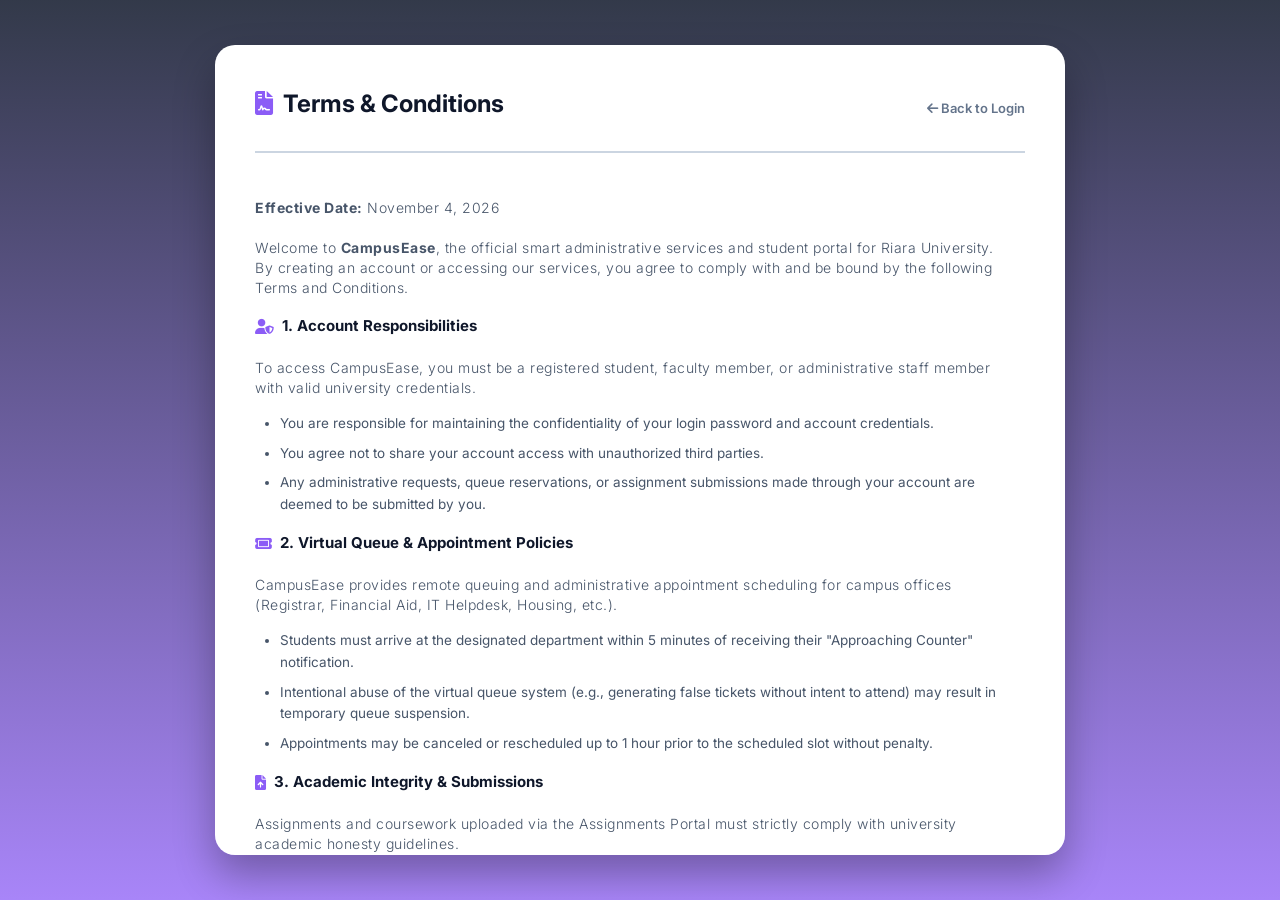
<file: terms.html>
<!doctype html>
<html lang="en">
  <head>
    <meta charset="UTF-8" />
    <meta name="viewport" content="width=device-width, initial-scale=1.0" />
    <title>CampusEase - Terms & Conditions</title>

    <link
      href="https://cdnjs.cloudflare.com/ajax/libs/font-awesome/6.0.0/css/all.min.css"
      rel="stylesheet"
    />
    <link
      href="https://fonts.googleapis.com/css2?family=Inter:wght@300;400;500;600;700&display=swap"
      rel="stylesheet"
    />
    <link rel="stylesheet" href="css/login.css" />
  </head>
  <body class="terms-page-body">
    <div class="terms-card">
      <div class="terms-header">
        <h1>
          <i
            class="fa-solid fa-file-contract"
            style="color: var(--accent-color, #8b5cf6)"
          ></i>
          Terms & Conditions
        </h1>
        <a
          href="login.html"
          class="back-link"
          style="
            font-size: 13px;
            text-decoration: none;
            color: var(--text-muted, #64748b);
            font-weight: 600;
          "
        >
          <i class="fa-solid fa-arrow-left"></i> Back to Login
        </a>
      </div>

      <div class="terms-content">
        <p><strong>Effective Date:</strong> November 4, 2026</p>
        <p>
          Welcome to <strong>CampusEase</strong>, the official smart
          administrative services and student portal for Riara University. By
          creating an account or accessing our services, you agree to comply
          with and be bound by the following Terms and Conditions.
        </p>

        <h3>
          <i
            class="fa-solid fa-user-shield"
            style="color: var(--accent-color, #8b5cf6)"
          ></i>
          1. Account Responsibilities
        </h3>
        <p>
          To access CampusEase, you must be a registered student, faculty
          member, or administrative staff member with valid university
          credentials.
        </p>
        <ul>
          <li>
            You are responsible for maintaining the confidentiality of your
            login password and account credentials.
          </li>
          <li>
            You agree not to share your account access with unauthorized third
            parties.
          </li>
          <li>
            Any administrative requests, queue reservations, or assignment
            submissions made through your account are deemed to be submitted by
            you.
          </li>
        </ul>

        <h3>
          <i
            class="fa-solid fa-ticket"
            style="color: var(--accent-color, #8b5cf6)"
          ></i>
          2. Virtual Queue & Appointment Policies
        </h3>
        <p>
          CampusEase provides remote queuing and administrative appointment
          scheduling for campus offices (Registrar, Financial Aid, IT Helpdesk,
          Housing, etc.).
        </p>
        <ul>
          <li>
            Students must arrive at the designated department within 5 minutes
            of receiving their "Approaching Counter" notification.
          </li>
          <li>
            Intentional abuse of the virtual queue system (e.g., generating
            false tickets without intent to attend) may result in temporary
            queue suspension.
          </li>
          <li>
            Appointments may be canceled or rescheduled up to 1 hour prior to
            the scheduled slot without penalty.
          </li>
        </ul>

        <h3>
          <i
            class="fa-solid fa-file-arrow-up"
            style="color: var(--accent-color, #8b5cf6)"
          ></i>
          3. Academic Integrity & Submissions
        </h3>
        <p>
          Assignments and coursework uploaded via the Assignments Portal must
          strictly comply with university academic honesty guidelines.
        </p>
        <ul>
          <li>
            Files submitted must be free of malicious software, viruses, or
            corrupted data.
          </li>
          <li>
            Submissions are logged with automated timestamping reflecting the
            exact time of upload.
          </li>
        </ul>

        <h3>
          <i
            class="fa-solid fa-lock"
            style="color: var(--accent-color, #8b5cf6)"
          ></i>
          4. Privacy & Data Handling
        </h3>
        <p>
          Your privacy is important to us. CampusEase collects personal academic
          records, attendance records, and service interactions strictly for
          educational and administrative support.
        </p>
        <ul>
          <li>
            Feedback submitted anonymously will have all user identification
            stripped before reaching department leads.
          </li>
          <li>
            System preferences and dark mode toggles are stored locally on your
            device via <code>localStorage</code>.
          </li>
        </ul>

        <h3>
          <i
            class="fa-solid fa-gavel"
            style="color: var(--accent-color, #8b5cf6)"
          ></i>
          5. Service Availability & Modifications
        </h3>
        <p>
          Riara University reserves the right to modify, suspend, or update
          CampusEase service modules during scheduled maintenance windows or
          system upgrades.
        </p>

        <h3>
          <i
            class="fa-solid fa-envelope"
            style="color: var(--accent-color, #8b5cf6)"
          ></i>
          6. Contact & Support
        </h3>
        <p>
          For questions regarding these Terms and Conditions or technical
          support, please contact the ICT Helpdesk under Eng. Patrick Omondi at
          <code>support@campusease.riara.ac.ke</code>.
        </p>
      </div>

      <div class="terms-footer">
        <span style="font-size: 12px; color: var(--text-muted, #64748b)"
          >CampusEase Portal © 2026 Riara University</span
        >
        <button
          class="action-btn purple-btn"
          onclick="window.location.href = 'login.html?acceptTerms=true'"
        >
          I Understand & Accept
        </button>
      </div>
    </div>
  </body>
</html>
</file>
<file: css/styles.css>
:root {
    --bg-body: #e0f2fe; 
    --bg-sidebar: #0f172a; 
    --bg-card: #ffffff; 
    --text-main: #0f172a; 
    --text-muted: #64748b;
    --text-sidebar: #bae6fd; 
    --accent-color: #8b5cf6; 
    --accent-light: #ede9fe; 
    --border-color: #cbd5e1;
    --card-shadow: 0 4px 15px rgba(15, 23, 42, 0.05);
    --welcome-bg: #1e3a8a; 
    --welcome-text: #ffffff; 
    --hover-sidebar: #1e293b;
    --pill-light-blue: #bae6fd;
    --pill-light-purple: #e9d5ff;
}

[data-theme="dark"] {
    --bg-body: #020617; 
    --bg-sidebar: #0f172a; 
    --bg-card: #1e293b; 
    --text-main: #f8fafc; 
    --text-muted: #94a3b8;
    --border-color: #334155;
    --card-shadow: 0 4px 15px rgba(0,0,0,0.3);
    --welcome-bg: #0f172a;
    --welcome-text: #f8fafc;
    --accent-light: #2e1065; 
    --hover-sidebar: #1e293b;
    --pill-light-blue: #0369a1;
    --pill-light-purple: #581c87;
}

* {
    box-sizing: border-box;
    margin: 0;
    padding: 0;
    font-family: 'Inter', sans-serif;
}

body {
    background-color: var(--bg-body);
    color: var(--text-main);
    display: flex;
    height: 100vh;
    overflow: hidden;
    transition: background-color 0.3s, color 0.3s;
}

/* --- Sidebar Navigation --- */
.sidebar {
    width: 250px;
    flex-shrink: 0;
    background-color: var(--bg-sidebar);
    display: flex;
    flex-direction: column;
    padding: 30px 0;
    transition: margin-left 0.4s ease, background-color 0.3s;
    overflow-y: auto;
    overflow-x: hidden;
    white-space: nowrap;
    z-index: 100;
}

.sidebar.collapsed { margin-left: -250px; }

.logo {
    color: var(--accent-color);
    font-size: 20px;
    font-weight: 700;
    padding: 0 30px;
    margin-bottom: 40px;
    display: flex;
    align-items: center;
    gap: 10px;
}

.nav-links { list-style: none; flex-grow: 1; }
.nav-links li { margin-bottom: 5px; }

.nav-links a {
    text-decoration: none;
    color: var(--text-sidebar);
    padding: 15px 30px;
    display: flex;
    align-items: center;
    gap: 15px;
    font-weight: 500;
    transition: all 0.2s;
}

.nav-links a:hover, .nav-links li.active a {
    background-color: var(--hover-sidebar);
    color: #ffffff;
    border-left: 4px solid var(--accent-color);
}

.nav-links a i { width: 20px; text-align: center; }
.logout { margin-top: auto; }

/* --- Mobile Overlay --- */
.overlay {
    position: fixed; top: 0; left: 0; right: 0; bottom: 0;
    background: rgba(0, 0, 0, 0.5);
    z-index: 99; opacity: 0; visibility: hidden;
    transition: opacity 0.3s ease, visibility 0.3s;
}
.overlay.active { opacity: 1; visibility: visible; }

/* --- Main Content Area --- */
.main-content {
    flex-grow: 1; padding: 20px 40px;
    overflow-y: auto; display: flex;
    flex-direction: column; transition: width 0.4s ease;
    width: 100%;
}

/* --- Header --- */
.header {
    display: flex; justify-content: space-between;
    align-items: center; padding-bottom: 20px; gap: 20px;
}
.header-left { display: flex; align-items: center; }

.burger-btn {
    background: none; border: none; font-size: 24px;
    color: var(--text-main); cursor: pointer; padding: 5px;
    transition: color 0.3s;
}
.burger-btn:hover { color: var(--accent-color); }

.header-right { display: flex; align-items: center; gap: 20px; }

.theme-switch-wrapper {
    display: flex; align-items: center;
    gap: 10px; font-size: 14px; color: var(--text-muted);
}

.theme-switch { position: relative; display: inline-block; width: 50px; height: 24px; }
.theme-switch input { opacity: 0; width: 0; height: 0; }
.slider {
    position: absolute; cursor: pointer; top: 0; left: 0; right: 0; bottom: 0;
    background-color: #cbd5e1; transition: .4s; border-radius: 24px;
}
.slider:before {
    position: absolute; content: ""; height: 18px; width: 18px;
    left: 3px; bottom: 3px; background-color: white;
    transition: .4s; border-radius: 50%;
}
input:checked + .slider { background-color: var(--accent-color); }
input:checked + .slider:before { transform: translateX(26px); }

.notification-container { position: relative; }
.notification-bell { font-size: 20px; color: var(--text-muted); cursor: pointer; }
.badge {
    position: absolute; top: -5px; right: -5px;
    background: #ef4444; color: white;
    font-size: 10px; font-weight: bold;
    padding: 2px 5px; border-radius: 10px;
}

.header-btn {
    background-color: var(--text-muted); color: white; border: none;
    padding: 10px 20px; border-radius: 20px; cursor: pointer;
    font-weight: 500; transition: background 0.3s;
}
.header-btn:hover { background-color: #ef4444; }

/* --- Dashboard Grid Layout --- */
.dashboard-grid { display: grid; grid-template-columns: 2.5fr 1fr; gap: 25px; }

.card {
    background-color: var(--bg-card); border-radius: 16px;
    padding: 20px; box-shadow: var(--card-shadow);
    margin-bottom: 25px; transition: background-color 0.3s, color 0.3s;
}
.card-title {
    font-size: 16px; font-weight: 600; margin-bottom: 15px;
    display: flex; align-items: center; gap: 10px;
}

/* --- Left Column Elements --- */
.top-row { display: grid; grid-template-columns: 1.5fr 1fr; gap: 20px; margin-bottom: 25px; }

.welcome-card { background-color: var(--welcome-bg); color: var(--welcome-text); }
.welcome-card h2 { color: var(--text-sidebar); margin-bottom: 5px; }

/* Virtual Queue UI */
.queue-card { border: 2px solid var(--accent-color); }
.queue-content { display: flex; justify-content: space-between; align-items: center; }
.ticket-number { font-size: 32px; font-weight: 700; color: var(--text-main); margin: 5px 0; }
.status-update { font-size: 12px; font-weight: 600; display: flex; align-items: center; gap: 5px; color: #10b981; }
.pulse-dot {
    height: 8px; width: 8px; background-color: #10b981; border-radius: 50%;
    animation: pulse 1.5s infinite;
}
@keyframes pulse {
    0% { transform: scale(0.95); box-shadow: 0 0 0 0 rgba(16, 185, 129, 0.7); }
    70% { transform: scale(1); box-shadow: 0 0 0 6px rgba(16, 185, 129, 0); }
    100% { transform: scale(0.95); box-shadow: 0 0 0 0 rgba(16, 185, 129, 0); }
}
.queue-stats { display: flex; flex-direction: column; gap: 10px; text-align: right; }
.stat span { font-size: 11px; color: var(--text-muted); display: block; }
.stat strong { font-size: 16px; }

/* Enrolled Courses Grid */
.courses-grid { display: grid; grid-template-columns: 1fr 1fr; gap: 15px; }
.course-item {
    background-color: var(--accent-light); padding: 15px; border-radius: 12px;
    transition: transform 0.2s, box-shadow 0.2s;
}
.course-item:hover { transform: translateY(-3px); box-shadow: var(--card-shadow); }
.course-item h4 { font-size: 14px; margin-bottom: 5px; color: var(--text-main); }
.course-item p { font-size: 12px; color: var(--text-muted); margin-bottom: 15px; }

.course-item.navy { background-color: rgba(30, 58, 138, 0.1); }
.course-item.purple { background-color: rgba(139, 92, 246, 0.1); }
.course-item.lightblue { background-color: rgba(14, 165, 233, 0.1); }
[data-theme="dark"] .course-item.navy { background-color: rgba(30, 58, 138, 0.3); }
[data-theme="dark"] .course-item.purple { background-color: rgba(139, 92, 246, 0.3); }
[data-theme="dark"] .course-item.lightblue { background-color: rgba(14, 165, 233, 0.3); }

.progress-bar { height: 6px; background-color: rgba(0,0,0,0.1); border-radius: 3px; overflow: hidden; }
[data-theme="dark"] .progress-bar { background-color: rgba(255,255,255,0.1); }
.progress { height: 100%; background-color: var(--accent-color); }
.progress.navy { background-color: #1e40af; }
.progress.purple { background-color: #8b5cf6; }
.progress.lightblue { background-color: #0ea5e9; }

/* --- Semester Schedule CSS --- */
.table-responsive { width: 100%; overflow-x: auto; }
.schedule-table { width: 100%; border-collapse: collapse; font-size: 13px; min-width: 600px; }
.schedule-table th { text-align: left; padding: 10px; color: var(--text-muted); font-weight: 500; border-bottom: 1px solid var(--border-color); }
.schedule-table td { padding: 15px 10px; border-bottom: 1px solid var(--border-color); }

.time-pill { 
    background-color: var(--bg-body); 
    padding: 5px 10px; 
    border-radius: 12px; 
    display: inline-block; 
    font-size: 11px; 
    color: var(--text-muted); 
}
.time-pill.bg-blue { background-color: var(--pill-light-blue); color: var(--text-main); }
.time-pill.bg-purple { background-color: var(--pill-light-purple); color: var(--text-main); }

/* Services Directory Grid */
.services-grid { display: grid; grid-template-columns: repeat(auto-fit, minmax(130px, 1fr)); gap: 15px; }
.service-item {
    background-color: var(--accent-light); padding: 20px 10px; border-radius: 12px;
    text-align: center; cursor: pointer; transition: transform 0.2s, box-shadow 0.2s;
}
.service-item:hover { transform: translateY(-3px); box-shadow: var(--card-shadow); }
.service-icon { font-size: 24px; margin-bottom: 10px; color: var(--text-main); }
.service-item h4 { font-size: 13px; margin-bottom: 5px; color: var(--text-main); }
.service-item p { font-size: 11px; color: var(--text-muted); }

.service-item.navy { background-color: rgba(30, 58, 138, 0.1); }
.service-item.purple { background-color: rgba(139, 92, 246, 0.1); }
.service-item.lightblue { background-color: rgba(14, 165, 233, 0.1); }
[data-theme="dark"] .service-item.navy { background-color: rgba(30, 58, 138, 0.3); }
[data-theme="dark"] .service-item.purple { background-color: rgba(139, 92, 246, 0.3); }
[data-theme="dark"] .service-item.lightblue { background-color: rgba(14, 165, 233, 0.3); }

/* --- Bottom Row --- */
.bottom-row { display: grid; grid-template-columns: 1fr 1fr; gap: 25px; }

/* Pending Assignments */
.task-item {
    display: flex; align-items: center; gap: 15px; padding: 12px 0;
    border-bottom: 1px solid var(--border-color);
}
.task-item:last-child { border-bottom: none; }
.task-date {
    background-color: #e0f2f1; color: #00897b; padding: 10px;
    border-radius: 8px; font-size: 12px; font-weight: 600;
    text-align: center; min-width: 75px;
}
.task-date.purple-variant { background-color: #fff0ec; color: #d84315; }
.task-info { flex-grow: 1; }
.task-info h4 { font-size: 13px; margin-bottom: 4px; color: var(--text-main); }
.task-info p { font-size: 11px; color: var(--text-muted); }
.task-item .fa-circle-check { margin-left: auto; color: #cccccc !important; font-size: 16px; }

[data-theme="dark"] .task-date { background-color: rgba(0, 137, 123, 0.2); color: #4db6ac; }
[data-theme="dark"] .task-date.purple-variant { background-color: rgba(216, 67, 21, 0.2); color: #ff8a65; }

/* --- Average Marks CSS --- */
.mark-item { margin-bottom: 15px; }
.mark-info { 
    display: flex; 
    justify-content: space-between; 
    font-size: 13px; 
    margin-bottom: 5px; 
    color: var(--text-main);
}
.mark-info strong { 
    font-weight: 600; 
    font-size: 14px;
}

/* Forms & Buttons */
.form-select {
    width: 100%; padding: 8px 12px; border-radius: 8px;
    border: 1px solid var(--border-color); background: var(--bg-card); color: var(--text-main);
    font-size: 13px; font-family: 'Inter', sans-serif;
}
.action-btn {
    border: none; padding: 10px; border-radius: 8px;
    cursor: pointer; font-weight: 600; font-size: 13px; color: white;
    transition: opacity 0.2s;
}
.action-btn:hover { opacity: 0.9; }
.purple-btn { background-color: var(--accent-color); }
.navy-btn { background-color: var(--welcome-bg); }

/* --- Right Column Elements --- */
.profile-card { display: flex; align-items: center; gap: 15px; margin-bottom: 15px; }
.profile-img { width: 50px; height: 50px; border-radius: 50%; background-color: #cbd5e1; object-fit: cover; }
.profile-info h3 { font-size: 15px; }

/* Calendar */
.calendar { text-align: center; }
.calendar-header { display: flex; justify-content: space-between; align-items: center; margin-bottom: 15px; font-weight: 600; }
.calendar-grid { display: grid; grid-template-columns: repeat(7, 1fr); gap: 5px; font-size: 12px; }
.calendar-day { padding: 5px; color: var(--text-muted); }
.calendar-date { padding: 8px 0; border-radius: 50%; cursor: pointer; transition: background 0.2s;}
.calendar-date:hover { background: var(--border-color); }
.calendar-date.active { background-color: var(--accent-light); color: var(--accent-color); font-weight: 600; }

/* Upcoming Events */
.event-item { display: flex; gap: 15px; margin-bottom: 15px; align-items: flex-start; }
.event-icon {
    width: 40px; height: 40px; background-color: var(--bg-sidebar);
    color: white; border-radius: 50%; display: flex;
    justify-content: center; align-items: center; flex-shrink: 0;
    overflow: hidden; 
}
.event-icon img { width: 100%; height: 100%; object-fit: cover; }
.event-item .task-info h4 { font-size: 13px; margin-bottom: 4px; color: var(--text-main); }
.event-item .task-info p { font-size: 11px; color: var(--text-muted); margin-bottom: 2px; }

::-webkit-scrollbar { width: 6px; height: 6px; }
::-webkit-scrollbar-track { background: transparent; }
::-webkit-scrollbar-thumb { background: var(--text-muted); border-radius: 10px; }

/* --- RESPONSIVE MEDIA QUERIES --- */
@media (max-width: 1200px) {
    .dashboard-grid { grid-template-columns: 1fr; }
    .side-column { display: grid; grid-template-columns: 1fr 1fr; gap: 25px; }
}

@media (max-width: 900px) {
    .sidebar {
        position: fixed; height: 100vh; left: 0; top: 0;
        margin-left: -250px; 
    }
    .sidebar.mobile-open { margin-left: 0; box-shadow: 4px 0 15px rgba(0,0,0,0.2); }
    .main-content { padding: 15px 20px; }
}

@media (max-width: 768px) {
    .top-row { grid-template-columns: 1fr; }
    .courses-grid { grid-template-columns: 1fr; } 
    .bottom-row { grid-template-columns: 1fr; }
    .side-column { grid-template-columns: 1fr; }
    .header { flex-direction: column; align-items: flex-start; gap: 15px; }
    .header-right { width: 100%; justify-content: space-between; }
    .header-btn { display: none; }
}

/* --- NEW PAGE-SPECIFIC STYLES --- */

/* Page Header */
.page-title {
    font-size: 24px;
    font-weight: 700;
    color: var(--text-main);
    margin-bottom: 25px;
    display: flex;
    align-items: center;
    gap: 10px;
}

/* Settings Form Elements */
.settings-grid {
    display: grid;
    grid-template-columns: 1fr 1fr;
    gap: 20px;
    margin-bottom: 20px;
}
.form-group {
    display: flex;
    flex-direction: column;
    gap: 8px;
}
.form-group label {
    font-size: 13px;
    font-weight: 600;
    color: var(--text-muted);
}
.setting-toggle-row {
    display: flex;
    justify-content: space-between;
    align-items: center;
    padding: 15px 0;
    border-bottom: 1px solid var(--border-color);
}
.setting-toggle-row p {
    font-size: 14px;
    font-weight: 500;
    color: var(--text-main);
}

/* File Upload styling for Assignments */
/* File Upload styling for Assignments */
.file-upload-box {
    border: 2px dashed var(--border-color);
    border-radius: 12px;
    padding: 24px 15px;
    text-align: center;
    margin-top: 15px;
    cursor: pointer;
    transition: all 0.3s ease;
    display: flex;
    flex-direction: column;
    align-items: center;
    justify-content: center;
    min-height: 120px;
    background-color: var(--bg-card);
}

.file-upload-box:hover {
    background-color: var(--accent-light);
    border-color: var(--accent-color);
}

.file-upload-box input[type="file"] {
    display: none;
}

.file-upload-label {
    font-size: 12px;
    color: var(--text-muted);
    cursor: pointer;
    display: flex;
    flex-direction: column;
    align-items: center;
    justify-content: center;
    gap: 8px;
    width: 100%;
}

.file-upload-label i {
    font-size: 32px;
    color: var(--accent-color);
    display: inline-block;
    margin: 0;
    transition: transform 0.2s ease;
}

.file-upload-box:hover .file-upload-label i {
    transform: translateY(-3px);
}

/* Full Page Grids */
.full-grid-3 {
    display: grid;
    grid-template-columns: repeat(auto-fill, minmax(300px, 1fr));
    gap: 25px;
}

/* Enhanced Event Cards */
.event-card-large {
    display: flex;
    flex-direction: column;
}
.event-card-large .event-image {
    width: 100%;
    height: 150px;
    border-radius: 12px;
    object-fit: cover;
    margin-bottom: 15px;
}

.calendar-date.inactive {
    color: var(--text-muted);
    opacity: 0.45;
}
</file>
<file: css/forgot-styles.css>
:root {
    --bg-sidebar: #0f172a; /* Navy Blue */
    --accent-color: #8b5cf6; /* Purple */
    --text-main: #0f172a; 
    --text-muted: #64748b;
    --input-bg: #f1f5f9;
}

* {
    box-sizing: border-box;
    margin: 0;
    padding: 0;
    font-family: 'Inter', sans-serif;
}

body {
    /* Same Relevant University Background Image */
    background: linear-gradient(rgba(15, 23, 42, 0.7), rgba(139, 92, 246, 0.6)), 
                url('https://images.unsplash.com/photo-1541339907198-e08756dedf3f?ixlib=rb-4.0.3&auto=format&fit=crop&w=1920&q=80') no-repeat center center/cover;
    display: flex;
    justify-content: center;
    align-items: center;
    flex-direction: column;
    height: 100vh;
    overflow: hidden;
}

h1 {
    font-weight: 700;
    margin: 0 0 10px;
    color: var(--text-main);
    font-size: 28px;
}

h2.logo {
    position: absolute;
    top: 30px;
    left: 40px;
    color: #ffffff;
    font-size: 24px;
    display: flex;
    align-items: center;
    gap: 10px;
    z-index: 10;
}

span {
    font-size: 14px;
    color: var(--text-muted);
    margin-bottom: 25px;
    line-height: 1.5;
    padding: 0 15px;
}

a.back-link {
    color: var(--text-muted);
    font-size: 13px;
    text-decoration: none;
    margin-top: 25px;
    display: flex;
    align-items: center;
    justify-content: center;
    gap: 8px;
    transition: color 0.3s ease;
    font-weight: 500;
}

a.back-link:hover {
    color: var(--accent-color);
}

button {
    border-radius: 25px;
    border: 1px solid var(--accent-color);
    background-color: var(--accent-color);
    color: #FFFFFF;
    font-size: 13px;
    font-weight: 600;
    padding: 14px 45px;
    letter-spacing: 1px;
    text-transform: uppercase;
    cursor: pointer;
    transition: transform 80ms ease-in, background-color 0.3s;
    margin-top: 15px;
    width: 100%;
}

button:active {
    transform: scale(0.95);
}

button:focus {
    outline: none;
}

.forgot-container {
    background-color: #fff;
    border-radius: 20px;
    box-shadow: 0 14px 28px rgba(0,0,0,0.25), 
                0 10px 10px rgba(0,0,0,0.22);
    position: relative;
    overflow: hidden;
    width: 450px;
    max-width: 90%;
}

form {
    display: flex;
    align-items: center;
    justify-content: center;
    flex-direction: column;
    padding: 50px 40px;
    text-align: center;
}

.icon-header {
    background-color: var(--input-bg);
    color: var(--accent-color);
    width: 60px;
    height: 60px;
    border-radius: 50%;
    display: flex;
    align-items: center;
    justify-content: center;
    font-size: 24px;
    margin-bottom: 20px;
}

input {
    background-color: var(--input-bg);
    border: none;
    padding: 14px 15px;
    margin: 8px 0;
    width: 100%;
    border-radius: 8px;
    font-size: 13px;
    color: var(--text-main);
    outline: none;
    transition: box-shadow 0.3s ease;
}

input:focus {
    box-shadow: 0 0 0 2px var(--accent-color);
}
</file>
<file: css/login.css>
:root {
            --bg-sidebar: #0f172a; /* Navy Blue */
            --accent-color: #8b5cf6; /* Purple */
            --text-main: #0f172a; 
            --text-muted: #64748b;
            --input-bg: #f1f5f9;
        }

        * {
            box-sizing: border-box;
            margin: 0;
            padding: 0;
            font-family: 'Inter', sans-serif;
        }

        body {
            /* Relevant University Background Image */
            background: linear-gradient(rgba(15, 23, 42, 0.7), rgba(139, 92, 246, 0.6)), 
                        url('https://images.unsplash.com/photo-1541339907198-e08756dedf3f?ixlib=rb-4.0.3&auto=format&fit=crop&w=1920&q=80') no-repeat center center/cover;
            display: flex;
            justify-content: center;
            align-items: center;
            flex-direction: column;
            height: 100vh;
            overflow: hidden;
        }

        h1 {
            font-weight: 700;
            margin: 0 0 10px;
            color: var(--text-main);
        }

        h2.logo {
            position: absolute;
            top: 30px;
            left: 40px;
            color: #ffffff;
            font-size: 24px;
            display: flex;
            align-items: center;
            gap: 10px;
            z-index: 10;
        }

        p {
            font-size: 14px;
            font-weight: 300;
            line-height: 20px;
            letter-spacing: 0.5px;
            margin: 20px 0 30px;
        }

        span {
            font-size: 12px;
            color: var(--text-muted);
            margin-bottom: 15px;
        }

        a {
            color: var(--text-muted);
            font-size: 13px;
            text-decoration: none;
            margin: 15px 0;
            transition: color 0.3s ease;
        }

        a:hover {
            color: var(--accent-color);
        }

        button {
            border-radius: 25px;
            border: 1px solid var(--accent-color);
            background-color: var(--accent-color);
            color: #FFFFFF;
            font-size: 13px;
            font-weight: 600;
            padding: 12px 45px;
            letter-spacing: 1px;
            text-transform: uppercase;
            cursor: pointer;
            transition: transform 80ms ease-in, background-color 0.3s;
            margin-top: 10px;
        }

        button:active {
            transform: scale(0.95);
        }

        button:focus {
            outline: none;
        }

        button.ghost {
            background-color: transparent;
            border-color: #FFFFFF;
        }
        
        button.ghost:hover {
            background-color: rgba(255,255,255,0.1);
        }

        form {
            background-color: #FFFFFF;
            display: flex;
            align-items: center;
            justify-content: center;
            flex-direction: column;
            padding: 0 50px;
            height: 100%;
            text-align: center;
        }

        input, select {
            background-color: var(--input-bg);
            border: none;
            padding: 12px 15px;
            margin: 8px 0;
            width: 100%;
            border-radius: 8px;
            font-size: 13px;
            color: var(--text-main);
            outline: none;
            transition: box-shadow 0.3s ease;
        }

        input:focus, select:focus {
            box-shadow: 0 0 0 2px var(--accent-color);
        }

        .container {
            background-color: #fff;
            border-radius: 20px;
            box-shadow: 0 14px 28px rgba(0,0,0,0.25), 
                        0 10px 10px rgba(0,0,0,0.22);
            position: relative;
            overflow: hidden;
            width: 900px;
            max-width: 100%;
            min-height: 550px;
        }

        .form-container {
            position: absolute;
            top: 0;
            height: 100%;
            transition: all 0.6s ease-in-out;
        }

        /* Sign In Form Setup */
        .sign-in-container {
            left: 0;
            width: 50%;
            z-index: 2;
        }

        /* Sign Up Form Setup */
        .sign-up-container {
            left: 0;
            width: 50%;
            opacity: 0;
            z-index: 1;
        }

        /* Interactive Classes applied via JS */
        .container.right-panel-active .sign-in-container {
            transform: translateX(100%);
        }

        .container.right-panel-active .sign-up-container {
            transform: translateX(100%);
            opacity: 1;
            z-index: 5;
            animation: show 0.6s;
        }

        @keyframes show {
            0%, 49.99% { opacity: 0; z-index: 1; }
            50%, 100% { opacity: 1; z-index: 5; }
        }

        /* Sliding Overlay Setup */
        .overlay-container {
            position: absolute;
            top: 0;
            left: 50%;
            width: 50%;
            height: 100%;
            overflow: hidden;
            transition: transform 0.6s ease-in-out, border-radius 0.6s ease-in-out;
            z-index: 100;
            /* Prominent curve on the inner edge mimicking the reference image */
            border-radius: 120px 0 0 120px;
        }

        .container.right-panel-active .overlay-container {
            transform: translateX(-100%);
            /* Curve swaps to the right side when panel moves left */
            border-radius: 0 120px 120px 0;
        }

        .overlay {
            background: var(--bg-sidebar); /* Navy base */
            background: linear-gradient(135deg, var(--accent-color), var(--bg-sidebar)); /* Purple to Navy gradient */
            background-repeat: no-repeat;
            background-size: cover;
            background-position: 0 0;
            color: #FFFFFF;
            position: relative;
            left: -100%;
            height: 100%;
            width: 200%;
            transform: translateX(0);
            transition: transform 0.6s ease-in-out;
        }

        .container.right-panel-active .overlay {
            transform: translateX(50%);
        }

        .overlay-panel {
            position: absolute;
            display: flex;
            align-items: center;
            justify-content: center;
            flex-direction: column;
            padding: 0 40px;
            text-align: center;
            top: 0;
            height: 100%;
            width: 50%;
            transform: translateX(0);
            transition: transform 0.6s ease-in-out;
        }

        .overlay-panel h1 {
            color: #fff;
        }

        .overlay-left {
            transform: translateX(-20%);
        }

        .container.right-panel-active .overlay-left {
            transform: translateX(0);
        }

        .overlay-right {
            right: 0;
            transform: translateX(0);
        }

        .container.right-panel-active .overlay-right {
            transform: translateX(20%);
        }

        .social-container {
            margin: 20px 0;
        }

        .social-container a {
            border: 1px solid #DDDDDD;
            border-radius: 50%;
            display: inline-flex;
            justify-content: center;
            align-items: center;
            margin: 0 5px;
            height: 40px;
            width: 40px;
            color: var(--text-main);
        }
        
        .social-container a:hover {
            background-color: var(--input-bg);
            border-color: var(--accent-color);
            color: var(--accent-color);
        }

        /* --- Terms Checkbox Styling --- */
.terms-container {
    display: flex;
    align-items: center;
    justify-content: center;
    gap: 8px;
    margin: 12px 0 5px;
    font-size: 12px;
    color: var(--text-muted);
    width: 100%;
}

.terms-container input[type="checkbox"] {
    width: 16px;
    height: 16px;
    margin: 0;
    cursor: pointer;
    accent-color: var(--accent-color);
}

.terms-container label {
    font-size: 12px;
    color: var(--text-muted);
    cursor: pointer;
    user-select: none;
}

.terms-container a {
    color: var(--accent-color);
    font-size: 12px;
    font-weight: 600;
    text-decoration: underline;
    margin: 0;
}

.terms-container a:hover {
    color: var(--bg-sidebar);
}

/* --- Terms & Conditions Dedicated Page Styles --- */
.terms-page-body {
    background: linear-gradient(rgba(15, 23, 42, 0.85), rgba(139, 92, 246, 0.75)), 
                url('https://images.unsplash.com/photo-1541339907198-e08756dedf3f?ixlib=rb-4.0.3&auto=format&fit=crop&w=1920&q=80') no-repeat center center/cover;
    min-height: 100vh;
    padding: 40px 20px;
    display: flex;
    justify-content: center;
    align-items: center;
}

.terms-card {
    background-color: var(--bg-card, #ffffff);
    color: var(--text-main, #0f172a);
    max-width: 850px;
    width: 100%;
    border-radius: 20px;
    padding: 40px;
    box-shadow: 0 20px 40px rgba(0, 0, 0, 0.3);
    max-height: 90vh;
    overflow-y: auto;
}

.terms-header {
    display: flex;
    justify-content: space-between;
    align-items: center;
    border-bottom: 2px solid var(--border-color, #cbd5e1);
    padding-bottom: 20px;
    margin-bottom: 25px;
}

.terms-header h1 {
    font-size: 24px;
    color: var(--text-main, #0f172a);
    display: flex;
    align-items: center;
    gap: 10px;
}

.terms-content {
    font-size: 14px;
    line-height: 1.7;
    color: #475569;
}

.terms-content h3 {
    font-size: 16px;
    color: #0f172a;
    margin: 20px 0 8px;
    display: flex;
    align-items: center;
    gap: 8px;
}

.terms-content p {
    margin-bottom: 15px;
}

.terms-content ul {
    margin: 10px 0 15px 25px;
}

.terms-content li {
    margin-bottom: 8px;
}

.terms-footer {
    margin-top: 30px;
    padding-top: 20px;
    border-top: 1px solid var(--border-color, #cbd5e1);
    display: flex;
    justify-content: space-between;
    align-items: center;
}

/* --- Modal Backdrop & Overlay --- */
.modal-backdrop {
    position: fixed;
    top: 0;
    left: 0;
    width: 100vw;
    height: 100vh;
    background: rgba(15, 23, 42, 0.75);
    backdrop-filter: blur(5px);
    z-index: 9999;
    display: flex;
    justify-content: center;
    align-items: center;
    padding: 20px;
}

.modal-card {
    background-color: #ffffff;
    color: #0f172a;
    max-width: 750px;
    width: 100%;
    max-height: 85vh;
    border-radius: 16px;
    padding: 30px;
    box-shadow: 0 25px 50px -12px rgba(0, 0, 0, 0.35);
    display: flex;
    flex-direction: column;
    animation: modalFadeIn 0.25s ease-out;
}

@keyframes modalFadeIn {
    from { opacity: 0; transform: translateY(15px); }
    to { opacity: 1; transform: translateY(0); }
}

.modal-close-btn {
    background: none;
    border: none;
    font-size: 24px;
    color: #64748b;
    cursor: pointer;
    line-height: 1;
}

.modal-close-btn:hover {
    color: #0f172a;
}

.terms-content {
    overflow-y: auto;
    padding-right: 10px;
    margin: 15px 0;
    font-size: 13.5px;
    line-height: 1.6;
    color: #475569;
}

.terms-content h3 {
    font-size: 15px;
    color: #0f172a;
    margin: 16px 0 6px;
}

.terms-footer {
    display: flex;
    justify-content: flex-end;
    gap: 12px;
    padding-top: 15px;
    border-top: 1px solid #e2e8f0;
}
</file>
